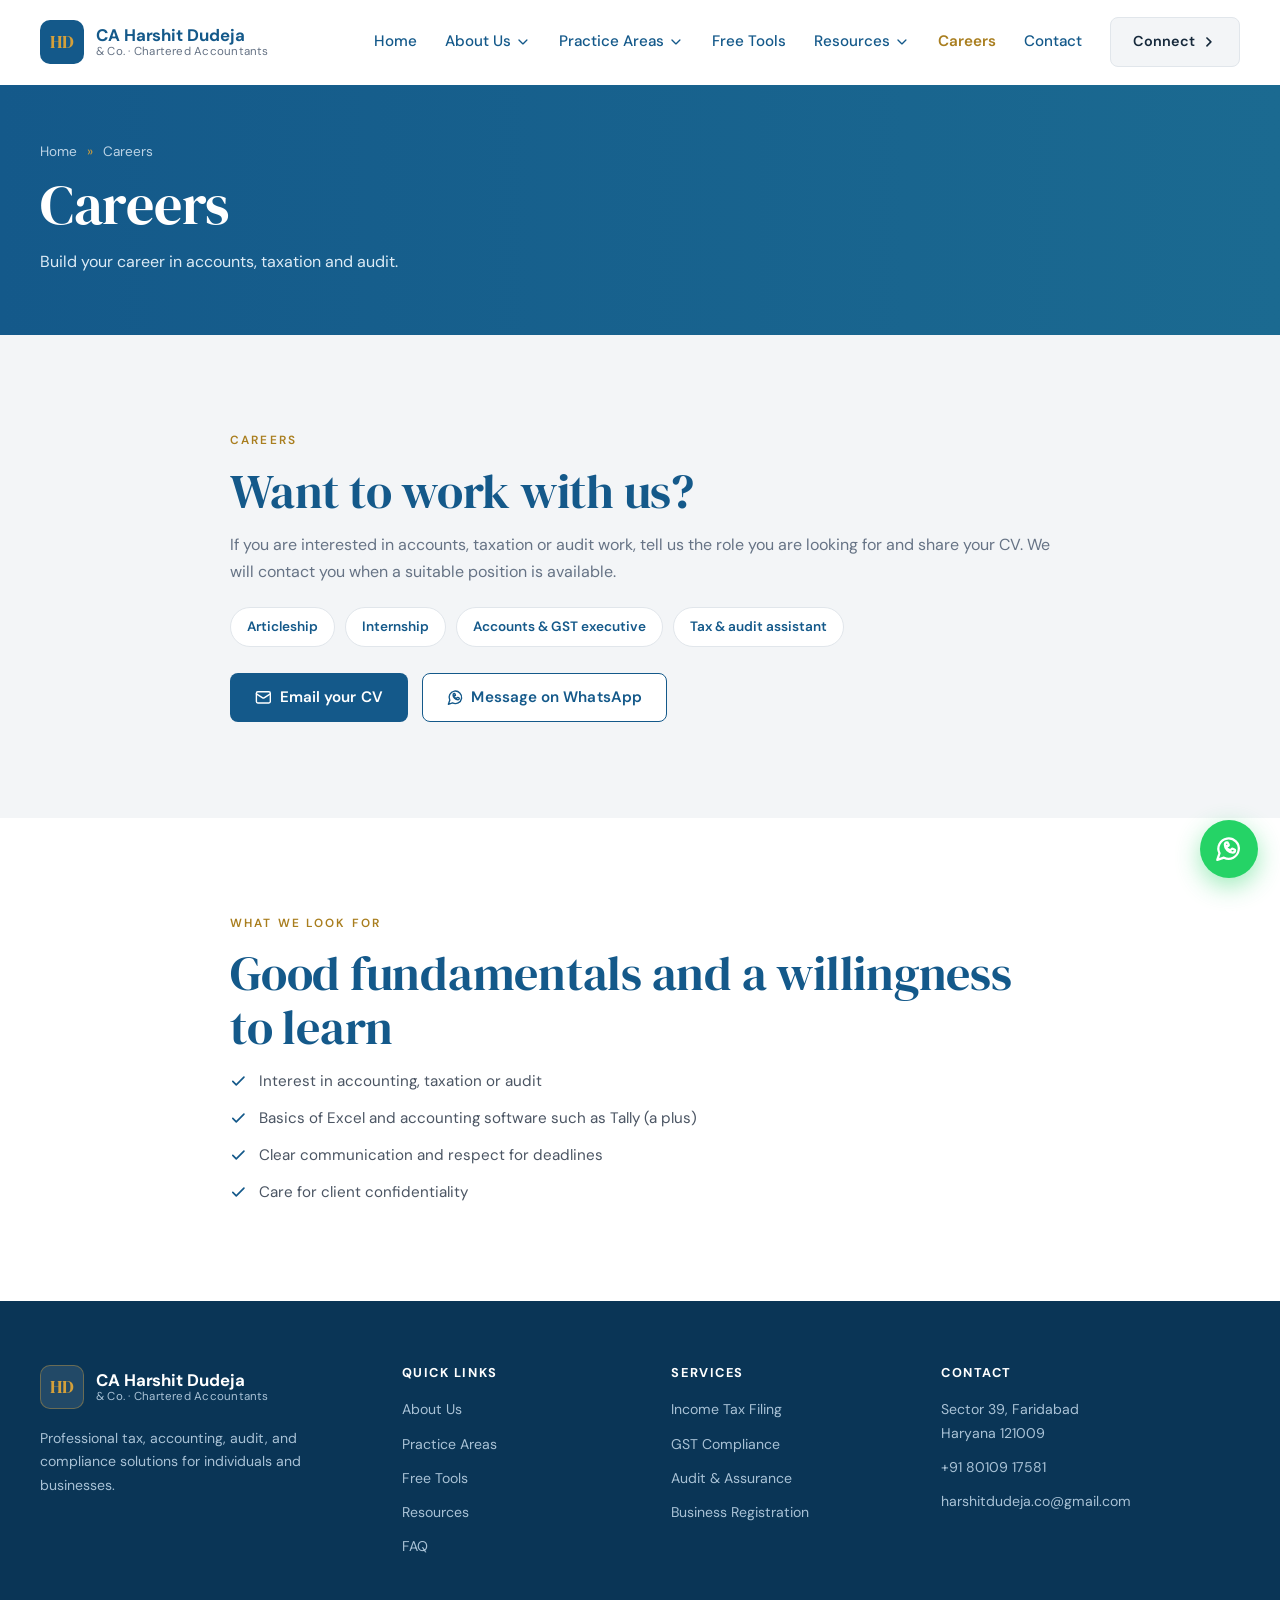
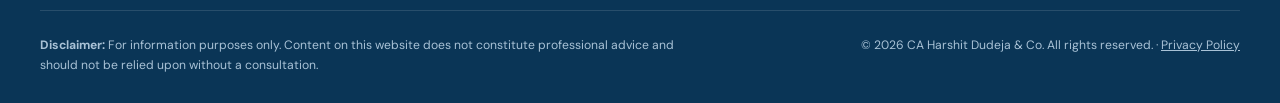
<file: careers.html>
<!DOCTYPE html>
<html lang="en">
<head>
  <meta charset="UTF-8">
  <meta name="viewport" content="width=device-width, initial-scale=1">
  <title>Careers | CA Harshit Dudeja &amp; Co.</title>
  <meta name="description" content="Interested in working with CA Harshit Dudeja &amp; Co.? Share your CV for accounts, tax or audit roles.">
  <meta name="theme-color" content="#14598A">
  <link rel="icon" href="data:image/svg+xml,%3Csvg xmlns='http://www.w3.org/2000/svg' viewBox='0 0 64 64'%3E%3Crect width='64' height='64' rx='14' fill='%2314598A'/%3E%3Ctext x='32' y='41' font-family='Arial' font-weight='700' font-size='26' text-anchor='middle' fill='%23D4A03A'%3EHD%3C/text%3E%3C/svg%3E">
  <link rel="preconnect" href="https://fonts.googleapis.com">
  <link rel="preconnect" href="https://fonts.gstatic.com" crossorigin>
  <link href="https://fonts.googleapis.com/css2?family=DM+Sans:wght@400;500;600;700&family=DM+Serif+Display&display=swap" rel="stylesheet">
  <link rel="stylesheet" href="style.css?v=4">
  <script type="application/ld+json">
  {
    "@context": "https://schema.org",
    "@type": "AccountingService",
    "name": "CA Harshit Dudeja & Co.",
    "telephone": "+918010917581",
    "email": "harshitdudeja.co@gmail.com",
    "address": {
      "@type": "PostalAddress",
      "streetAddress": "Sector 39",
      "addressLocality": "Faridabad",
      "addressRegion": "Haryana",
      "postalCode": "121009",
      "addressCountry": "IN"
    },
    "openingHours": "Mo-Sa 10:00-19:00"
  }
  </script>
</head>
<body>

<!-- Icon sprite -->
<svg width="0" height="0" style="position:absolute" aria-hidden="true">
  <defs>
    <symbol id="i-calc" viewBox="0 0 24 24" fill="none" stroke="currentColor" stroke-width="2" stroke-linecap="round" stroke-linejoin="round"><rect width="16" height="20" x="4" y="2" rx="2"/><path d="M8 6h8M8 11h.01M12 11h.01M16 11h.01M8 15h.01M12 15h.01M16 15h.01M8 19h.01M12 19h.01M16 19h.01"/></symbol>
    <symbol id="i-file" viewBox="0 0 24 24" fill="none" stroke="currentColor" stroke-width="2" stroke-linecap="round" stroke-linejoin="round"><path d="M14 2H6a2 2 0 0 0-2 2v16a2 2 0 0 0 2 2h12a2 2 0 0 0 2-2V8z"/><path d="M14 2v6h6M16 13H8M16 17H8M10 9H8"/></symbol>
    <symbol id="i-shield" viewBox="0 0 24 24" fill="none" stroke="currentColor" stroke-width="2" stroke-linecap="round" stroke-linejoin="round"><path d="M20 13c0 5-3.5 7.5-7.7 8.9a1 1 0 0 1-.6 0C7.5 20.5 4 18 4 13V6a1 1 0 0 1 1-1c2 0 4.5-1.2 6.2-2.7a1.2 1.2 0 0 1 1.6 0C14.5 3.8 17 5 19 5a1 1 0 0 1 1 1z"/><path d="m9 12 2 2 4-4"/></symbol>
    <symbol id="i-building" viewBox="0 0 24 24" fill="none" stroke="currentColor" stroke-width="2" stroke-linecap="round" stroke-linejoin="round"><rect width="16" height="20" x="4" y="2" rx="2"/><path d="M9 22v-4h6v4M8 6h.01M12 6h.01M16 6h.01M8 10h.01M12 10h.01M16 10h.01M8 14h.01M12 14h.01M16 14h.01"/></symbol>
    <symbol id="i-percent" viewBox="0 0 24 24" fill="none" stroke="currentColor" stroke-width="2" stroke-linecap="round" stroke-linejoin="round"><path d="M19 5 5 19"/><circle cx="6.5" cy="6.5" r="2.5"/><circle cx="17.5" cy="17.5" r="2.5"/></symbol>
    <symbol id="i-calendar" viewBox="0 0 24 24" fill="none" stroke="currentColor" stroke-width="2" stroke-linecap="round" stroke-linejoin="round"><path d="M8 2v4M16 2v4"/><rect width="18" height="18" x="3" y="4" rx="2"/><path d="M3 10h18"/></symbol>
    <symbol id="i-phone" viewBox="0 0 24 24" fill="none" stroke="currentColor" stroke-width="2" stroke-linecap="round" stroke-linejoin="round"><path d="M22 16.9v3a2 2 0 0 1-2.2 2 19.8 19.8 0 0 1-8.6-3.1 19.5 19.5 0 0 1-6-6A19.8 19.8 0 0 1 2.1 4.2 2 2 0 0 1 4.1 2h3a2 2 0 0 1 2 1.7c.1 1 .4 1.9.7 2.8a2 2 0 0 1-.5 2.1L8.1 9.9a16 16 0 0 0 6 6l1.3-1.3a2 2 0 0 1 2.1-.4c.9.3 1.8.6 2.8.7a2 2 0 0 1 1.7 2z"/></symbol>
    <symbol id="i-whatsapp" viewBox="0 0 24 24" fill="none" stroke="currentColor" stroke-width="2" stroke-linecap="round" stroke-linejoin="round"><path d="M7.9 20A9 9 0 1 0 4 16.1L2 22z"/><path d="M9.5 9.5c.5 2 2 3.5 4 4l1.2-1.2a.8.8 0 0 1 .9-.2l1.6.7a.8.8 0 0 1 .5.8c-.1 1-.9 1.9-2 1.9-3.6 0-7-3.4-7-7 0-1.1.9-1.9 1.9-2a.8.8 0 0 1 .8.5l.7 1.6a.8.8 0 0 1-.2.9z"/></symbol>
    <symbol id="i-check" viewBox="0 0 24 24" fill="none" stroke="currentColor" stroke-width="2.4" stroke-linecap="round" stroke-linejoin="round"><path d="M20 6 9 17l-5-5"/></symbol>
    <symbol id="i-arrow" viewBox="0 0 24 24" fill="none" stroke="currentColor" stroke-width="2.4" stroke-linecap="round" stroke-linejoin="round"><path d="m9 6 6 6-6 6"/></symbol>
    <symbol id="i-mail" viewBox="0 0 24 24" fill="none" stroke="currentColor" stroke-width="2" stroke-linecap="round" stroke-linejoin="round"><rect width="20" height="16" x="2" y="4" rx="2"/><path d="m22 7-8.97 5.7a1.94 1.94 0 0 1-2.06 0L2 7"/></symbol>
    <symbol id="i-clock" viewBox="0 0 24 24" fill="none" stroke="currentColor" stroke-width="2" stroke-linecap="round" stroke-linejoin="round"><circle cx="12" cy="12" r="10"/><path d="M12 6v6l4 2"/></symbol>
    <symbol id="i-menu" viewBox="0 0 24 24" fill="none" stroke="currentColor" stroke-width="2" stroke-linecap="round" stroke-linejoin="round"><path d="M4 6h16M4 12h16M4 18h16"/></symbol>
    <symbol id="i-x" viewBox="0 0 24 24" fill="none" stroke="currentColor" stroke-width="2" stroke-linecap="round" stroke-linejoin="round"><path d="M18 6 6 18M6 6l12 12"/></symbol>
    <symbol id="i-chevron" viewBox="0 0 24 24" fill="none" stroke="currentColor" stroke-width="2" stroke-linecap="round" stroke-linejoin="round"><path d="m6 9 6 6 6-6"/></symbol>
    <symbol id="i-up" viewBox="0 0 24 24" fill="none" stroke="currentColor" stroke-width="2.4" stroke-linecap="round" stroke-linejoin="round"><path d="m18 15-6-6-6 6"/></symbol>
  </defs>
</svg>

<a class="skip-link" href="#main">Skip to content</a>

<!-- ============ HEADER ============ -->
<header class="site-header" id="top">
  <div class="container header-inner">
    <a class="brand" href="index.html" aria-label="CA Harshit Dudeja &amp; Co. home">
      <span class="brand-mark">HD</span>
      <span class="brand-text"><strong>CA Harshit Dudeja</strong><small>&amp; Co. · Chartered Accountants</small></span>
    </a>

    <nav class="nav" id="nav" aria-label="Main navigation">
      <ul class="menu">
        <li><a href="index.html">Home</a></li>
        <li class="has-sub">
          <button class="sub-toggle" type="button" aria-expanded="false">About Us <svg class="i"><use href="#i-chevron"/></svg></button>
          <ul class="sub">
            <li><a href="index.html#about">About the firm</a></li>
            <li><a href="index.html#why">Why choose us</a></li>
            <li><a href="index.html#office">Office &amp; location</a></li>
            <li id="navGallery" hidden><a href="index.html#gallery">Gallery</a></li>
          </ul>
        </li>
        <li class="has-sub">
          <button class="sub-toggle" type="button" aria-expanded="false">Practice Areas <svg class="i"><use href="#i-chevron"/></svg></button>
          <ul class="sub">
            <li><a href="services.html#accounting">Accounting &amp; Bookkeeping</a></li>
            <li><a href="services.html#gst">GST Compliance</a></li>
            <li><a href="services.html#income-tax">Income Tax Filing</a></li>
            <li><a href="services.html#audit">Audit &amp; Assurance</a></li>
            <li><a href="services.html#company">Company / LLP Registration</a></li>
            <li><a href="services.html#tax-planning">Tax Planning &amp; Advisory</a></li>
            <li><a href="services.html#sectors">Who we help</a></li>
          </ul>
        </li>
        <li><a href="tools.html">Free Tools</a></li>
        <li class="has-sub">
          <button class="sub-toggle" type="button" aria-expanded="false">Resources <svg class="i"><use href="#i-chevron"/></svg></button>
          <ul class="sub">
            <li><a href="resources.html">Compliance calendar</a></li>
            <li><a href="resources.html#checklist">Document checklist</a></li>
            <li><a href="insights.html">Insights</a></li>
            <li><a href="resources.html#faq">FAQ</a></li>
          </ul>
        </li>
        <li><a href="careers.html">Careers</a></li>
        <li><a href="index.html#contact">Contact</a></li>
        <li class="menu-cta"><a class="btn-connect" href="index.html#contact">Connect <svg class="i"><use href="#i-arrow"/></svg></a></li>
      </ul>
    </nav>

    <button class="menu-toggle" id="menuToggle" aria-label="Open menu" aria-expanded="false" aria-controls="nav">
      <svg class="i"><use href="#i-menu"/></svg>
    </button>
  </div>
</header>

<main id="main">
<section class="page-hero"><div class="container">
  <p class="crumb"><a href="index.html">Home</a> <span>»</span> Careers</p>
  <h1>Careers</h1><p>Build your career in accounts, taxation and audit.</p>
</div></section>

<section class="section section-soft" id="careers">
  <div class="container careers-box">
    <div>
      <p class="eyebrow">Careers</p>
      <h2>Want to work with us?</h2>
      <p class="muted">If you are interested in accounts, taxation or audit work, tell us the role you are looking for and share your CV. We will contact you when a suitable position is available.</p>
      <div class="chips"><span>Articleship</span><span>Internship</span><span>Accounts &amp; GST executive</span><span>Tax &amp; audit assistant</span></div>
      <div class="hero-actions">
        <a class="btn btn-blue" href="mailto:harshitdudeja.co@gmail.com?subject=Career%20enquiry%20-%20CA%20Harshit%20Dudeja%20%26%20Co.&amp;body=Name%3A%0ARole%20interested%20in%3A%0AQualification%3A%0A(Please%20attach%20your%20CV)"><svg class="i"><use href="#i-mail"/></svg> Email your CV</a>
        <a class="btn btn-outline" href="https://wa.me/918010917581" data-wa="Hello, I am interested in working with CA Harshit Dudeja & Co. Role: " target="_blank" rel="noopener"><svg class="i"><use href="#i-whatsapp"/></svg> Message on WhatsApp</a>
      </div>
    </div>
  </div>
</section>

<section class="section" id="expect"><div class="container careers-box">
    <p class="eyebrow">What we look for</p><h2>Good fundamentals and a willingness to learn</h2>
    <ul class="check-list dark">
      <li><svg class="i"><use href="#i-check"/></svg> Interest in accounting, taxation or audit</li>
      <li><svg class="i"><use href="#i-check"/></svg> Basics of Excel and accounting software such as Tally (a plus)</li>
      <li><svg class="i"><use href="#i-check"/></svg> Clear communication and respect for deadlines</li>
      <li><svg class="i"><use href="#i-check"/></svg> Care for client confidentiality</li>
    </ul>
</div></section>
</main>

<!-- ============ FOOTER ============ -->
<footer class="site-footer">
  <div class="container footer-grid">
    <div>
      <a class="brand brand-light" href="#top">
        <span class="brand-mark">HD</span>
        <span class="brand-text"><strong>CA Harshit Dudeja</strong><small>&amp; Co. · Chartered Accountants</small></span>
      </a>
      <p class="footer-about">Professional tax, accounting, audit, and compliance solutions for individuals and businesses.</p>
    </div>
    <div>
      <h4>Quick Links</h4>
      <a href="index.html#about">About Us</a>
      <a href="services.html">Practice Areas</a>
      <a href="tools.html">Free Tools</a>
      <a href="resources.html">Resources</a>
      <a href="resources.html#faq">FAQ</a>
    </div>
    <div>
      <h4>Services</h4>
      <a href="services.html">Income Tax Filing</a>
      <a href="services.html">GST Compliance</a>
      <a href="services.html">Audit &amp; Assurance</a>
      <a href="services.html">Business Registration</a>
    </div>
    <div>
      <h4>Contact</h4>
      <span>Sector 39, Faridabad<br>Haryana 121009</span>
      <a href="tel:+918010917581">+91 80109 17581</a>
      <a href="mailto:harshitdudeja.co@gmail.com">harshitdudeja.co@gmail.com</a>
    </div>
  </div>
  <div class="container footer-bottom">
    <p><strong>Disclaimer:</strong> For information purposes only. Content on this website does not constitute professional advice and should not be relied upon without a consultation.</p>
    <p>© <span id="year">2026</span> CA Harshit Dudeja &amp; Co. All rights reserved. · <a class="text-btn" href="privacy.html">Privacy Policy</a></p>
  </div>
</footer>

<!-- Floating buttons -->
<a class="wa-float" id="waFloat" href="https://wa.me/918010917581" data-wa="Hello CA Harshit Dudeja & Co., I need some help." target="_blank" rel="noopener" aria-label="Chat with us on WhatsApp">
  <svg class="i"><use href="#i-whatsapp"/></svg>
  <span class="wa-tip">Chat with us</span>
</a>
<button class="to-top" id="toTop" aria-label="Back to top" hidden><svg class="i"><use href="#i-up"/></svg></button>

<!-- Mobile sticky bar -->
<div class="mobile-bar">
  <a class="btn btn-outline" href="tel:+918010917581"><svg class="i"><use href="#i-phone"/></svg> Call</a>
  <a class="btn btn-wa" href="https://wa.me/918010917581" data-wa="Hello CA Harshit Dudeja & Co., I need some help." target="_blank" rel="noopener"><svg class="i"><use href="#i-whatsapp"/></svg> WhatsApp</a>
</div>

<!-- Article / policy modal -->
<dialog class="modal" id="modal" aria-labelledby="modalTitle">
  <div class="modal-inner">
    <button class="modal-close" id="modalClose" aria-label="Close"><svg class="i"><use href="#i-x"/></svg></button>
    <h3 id="modalTitle"></h3>
    <div id="modalBody"></div>
    <a class="btn btn-wa" id="modalWa" href="https://wa.me/918010917581" target="_blank" rel="noopener"><svg class="i"><use href="#i-whatsapp"/></svg> Ask us about this</a>
  </div>
</dialog>

<script src="script.js?v=4"></script>
</body>
</html>
</file>
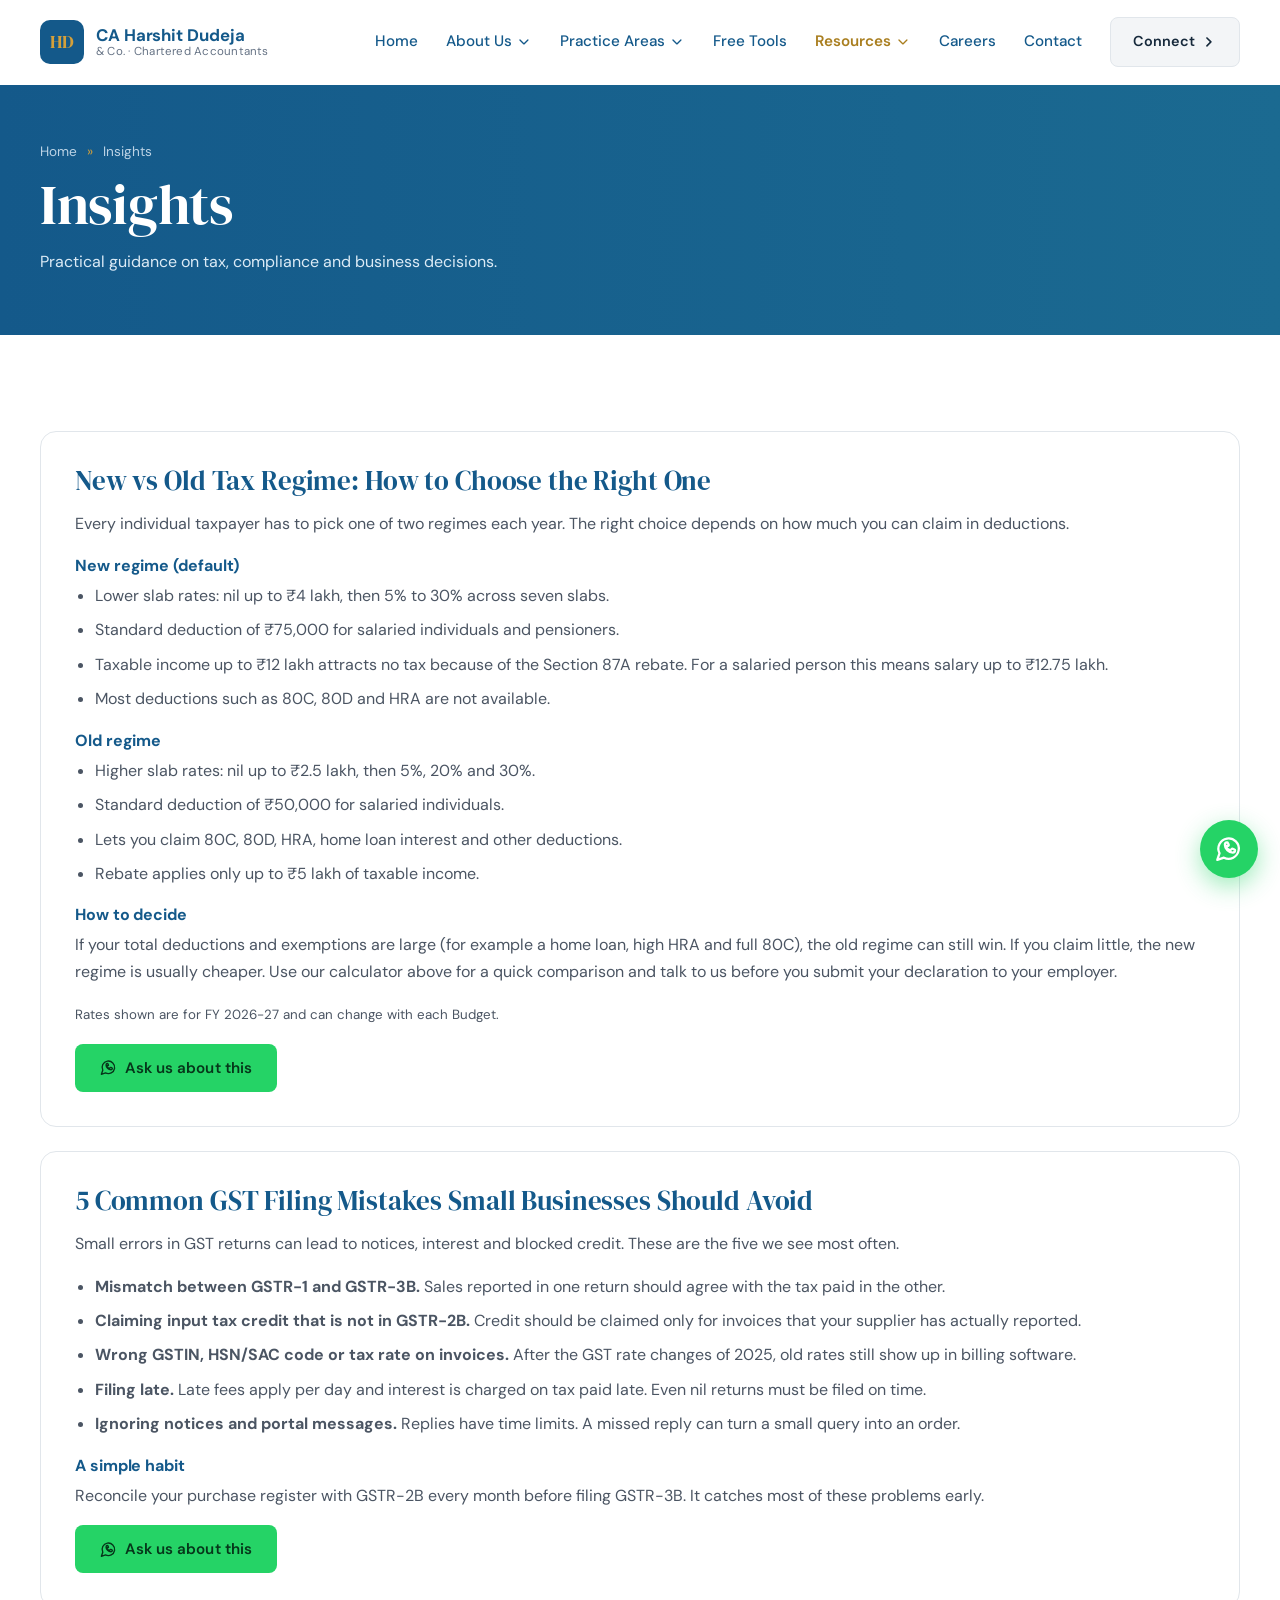
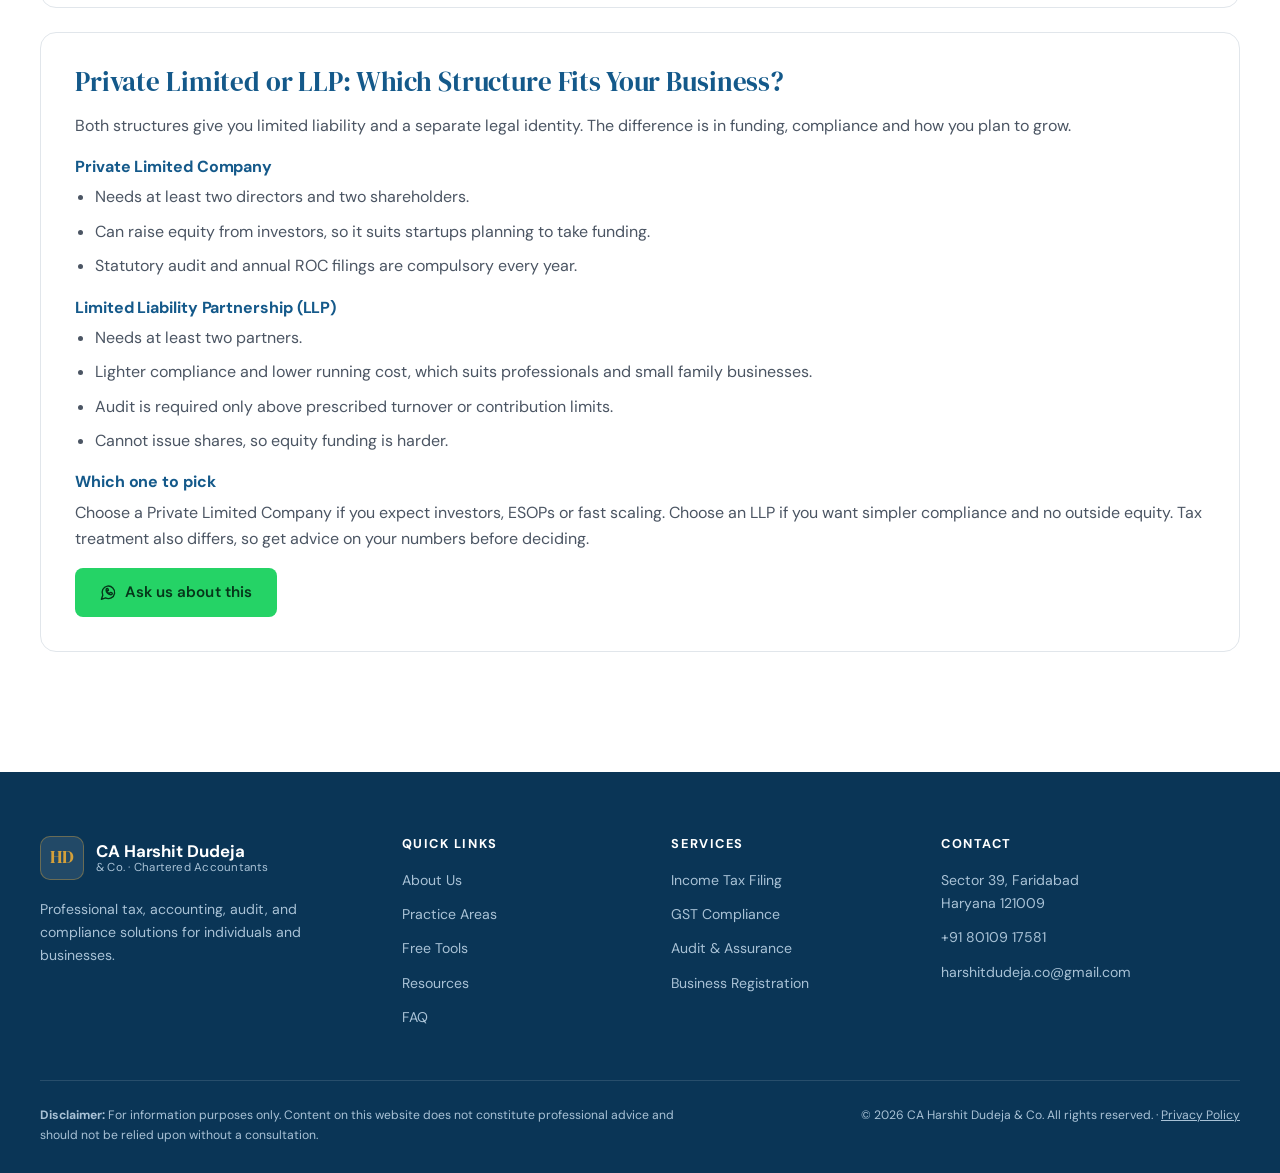
<file: insights.html>
<!DOCTYPE html>
<html lang="en">
<head>
  <meta charset="UTF-8">
  <meta name="viewport" content="width=device-width, initial-scale=1">
  <title>Insights | CA Harshit Dudeja &amp; Co.</title>
  <meta name="description" content="Plain-language articles on income tax regimes, GST filing mistakes and company structure.">
  <meta name="theme-color" content="#14598A">
  <link rel="icon" href="data:image/svg+xml,%3Csvg xmlns='http://www.w3.org/2000/svg' viewBox='0 0 64 64'%3E%3Crect width='64' height='64' rx='14' fill='%2314598A'/%3E%3Ctext x='32' y='41' font-family='Arial' font-weight='700' font-size='26' text-anchor='middle' fill='%23D4A03A'%3EHD%3C/text%3E%3C/svg%3E">
  <link rel="preconnect" href="https://fonts.googleapis.com">
  <link rel="preconnect" href="https://fonts.gstatic.com" crossorigin>
  <link href="https://fonts.googleapis.com/css2?family=DM+Sans:wght@400;500;600;700&family=DM+Serif+Display&display=swap" rel="stylesheet">
  <link rel="stylesheet" href="style.css?v=4">
  <script type="application/ld+json">
  {
    "@context": "https://schema.org",
    "@type": "AccountingService",
    "name": "CA Harshit Dudeja & Co.",
    "telephone": "+918010917581",
    "email": "harshitdudeja.co@gmail.com",
    "address": {
      "@type": "PostalAddress",
      "streetAddress": "Sector 39",
      "addressLocality": "Faridabad",
      "addressRegion": "Haryana",
      "postalCode": "121009",
      "addressCountry": "IN"
    },
    "openingHours": "Mo-Sa 10:00-19:00"
  }
  </script>
</head>
<body>

<!-- Icon sprite -->
<svg width="0" height="0" style="position:absolute" aria-hidden="true">
  <defs>
    <symbol id="i-calc" viewBox="0 0 24 24" fill="none" stroke="currentColor" stroke-width="2" stroke-linecap="round" stroke-linejoin="round"><rect width="16" height="20" x="4" y="2" rx="2"/><path d="M8 6h8M8 11h.01M12 11h.01M16 11h.01M8 15h.01M12 15h.01M16 15h.01M8 19h.01M12 19h.01M16 19h.01"/></symbol>
    <symbol id="i-file" viewBox="0 0 24 24" fill="none" stroke="currentColor" stroke-width="2" stroke-linecap="round" stroke-linejoin="round"><path d="M14 2H6a2 2 0 0 0-2 2v16a2 2 0 0 0 2 2h12a2 2 0 0 0 2-2V8z"/><path d="M14 2v6h6M16 13H8M16 17H8M10 9H8"/></symbol>
    <symbol id="i-shield" viewBox="0 0 24 24" fill="none" stroke="currentColor" stroke-width="2" stroke-linecap="round" stroke-linejoin="round"><path d="M20 13c0 5-3.5 7.5-7.7 8.9a1 1 0 0 1-.6 0C7.5 20.5 4 18 4 13V6a1 1 0 0 1 1-1c2 0 4.5-1.2 6.2-2.7a1.2 1.2 0 0 1 1.6 0C14.5 3.8 17 5 19 5a1 1 0 0 1 1 1z"/><path d="m9 12 2 2 4-4"/></symbol>
    <symbol id="i-building" viewBox="0 0 24 24" fill="none" stroke="currentColor" stroke-width="2" stroke-linecap="round" stroke-linejoin="round"><rect width="16" height="20" x="4" y="2" rx="2"/><path d="M9 22v-4h6v4M8 6h.01M12 6h.01M16 6h.01M8 10h.01M12 10h.01M16 10h.01M8 14h.01M12 14h.01M16 14h.01"/></symbol>
    <symbol id="i-percent" viewBox="0 0 24 24" fill="none" stroke="currentColor" stroke-width="2" stroke-linecap="round" stroke-linejoin="round"><path d="M19 5 5 19"/><circle cx="6.5" cy="6.5" r="2.5"/><circle cx="17.5" cy="17.5" r="2.5"/></symbol>
    <symbol id="i-calendar" viewBox="0 0 24 24" fill="none" stroke="currentColor" stroke-width="2" stroke-linecap="round" stroke-linejoin="round"><path d="M8 2v4M16 2v4"/><rect width="18" height="18" x="3" y="4" rx="2"/><path d="M3 10h18"/></symbol>
    <symbol id="i-phone" viewBox="0 0 24 24" fill="none" stroke="currentColor" stroke-width="2" stroke-linecap="round" stroke-linejoin="round"><path d="M22 16.9v3a2 2 0 0 1-2.2 2 19.8 19.8 0 0 1-8.6-3.1 19.5 19.5 0 0 1-6-6A19.8 19.8 0 0 1 2.1 4.2 2 2 0 0 1 4.1 2h3a2 2 0 0 1 2 1.7c.1 1 .4 1.9.7 2.8a2 2 0 0 1-.5 2.1L8.1 9.9a16 16 0 0 0 6 6l1.3-1.3a2 2 0 0 1 2.1-.4c.9.3 1.8.6 2.8.7a2 2 0 0 1 1.7 2z"/></symbol>
    <symbol id="i-whatsapp" viewBox="0 0 24 24" fill="none" stroke="currentColor" stroke-width="2" stroke-linecap="round" stroke-linejoin="round"><path d="M7.9 20A9 9 0 1 0 4 16.1L2 22z"/><path d="M9.5 9.5c.5 2 2 3.5 4 4l1.2-1.2a.8.8 0 0 1 .9-.2l1.6.7a.8.8 0 0 1 .5.8c-.1 1-.9 1.9-2 1.9-3.6 0-7-3.4-7-7 0-1.1.9-1.9 1.9-2a.8.8 0 0 1 .8.5l.7 1.6a.8.8 0 0 1-.2.9z"/></symbol>
    <symbol id="i-check" viewBox="0 0 24 24" fill="none" stroke="currentColor" stroke-width="2.4" stroke-linecap="round" stroke-linejoin="round"><path d="M20 6 9 17l-5-5"/></symbol>
    <symbol id="i-arrow" viewBox="0 0 24 24" fill="none" stroke="currentColor" stroke-width="2.4" stroke-linecap="round" stroke-linejoin="round"><path d="m9 6 6 6-6 6"/></symbol>
    <symbol id="i-mail" viewBox="0 0 24 24" fill="none" stroke="currentColor" stroke-width="2" stroke-linecap="round" stroke-linejoin="round"><rect width="20" height="16" x="2" y="4" rx="2"/><path d="m22 7-8.97 5.7a1.94 1.94 0 0 1-2.06 0L2 7"/></symbol>
    <symbol id="i-clock" viewBox="0 0 24 24" fill="none" stroke="currentColor" stroke-width="2" stroke-linecap="round" stroke-linejoin="round"><circle cx="12" cy="12" r="10"/><path d="M12 6v6l4 2"/></symbol>
    <symbol id="i-menu" viewBox="0 0 24 24" fill="none" stroke="currentColor" stroke-width="2" stroke-linecap="round" stroke-linejoin="round"><path d="M4 6h16M4 12h16M4 18h16"/></symbol>
    <symbol id="i-x" viewBox="0 0 24 24" fill="none" stroke="currentColor" stroke-width="2" stroke-linecap="round" stroke-linejoin="round"><path d="M18 6 6 18M6 6l12 12"/></symbol>
    <symbol id="i-chevron" viewBox="0 0 24 24" fill="none" stroke="currentColor" stroke-width="2" stroke-linecap="round" stroke-linejoin="round"><path d="m6 9 6 6 6-6"/></symbol>
    <symbol id="i-up" viewBox="0 0 24 24" fill="none" stroke="currentColor" stroke-width="2.4" stroke-linecap="round" stroke-linejoin="round"><path d="m18 15-6-6-6 6"/></symbol>
  </defs>
</svg>

<a class="skip-link" href="#main">Skip to content</a>

<!-- ============ HEADER ============ -->
<header class="site-header" id="top">
  <div class="container header-inner">
    <a class="brand" href="index.html" aria-label="CA Harshit Dudeja &amp; Co. home">
      <span class="brand-mark">HD</span>
      <span class="brand-text"><strong>CA Harshit Dudeja</strong><small>&amp; Co. · Chartered Accountants</small></span>
    </a>

    <nav class="nav" id="nav" aria-label="Main navigation">
      <ul class="menu">
        <li><a href="index.html">Home</a></li>
        <li class="has-sub">
          <button class="sub-toggle" type="button" aria-expanded="false">About Us <svg class="i"><use href="#i-chevron"/></svg></button>
          <ul class="sub">
            <li><a href="index.html#about">About the firm</a></li>
            <li><a href="index.html#why">Why choose us</a></li>
            <li><a href="index.html#office">Office &amp; location</a></li>
            <li id="navGallery" hidden><a href="index.html#gallery">Gallery</a></li>
          </ul>
        </li>
        <li class="has-sub">
          <button class="sub-toggle" type="button" aria-expanded="false">Practice Areas <svg class="i"><use href="#i-chevron"/></svg></button>
          <ul class="sub">
            <li><a href="services.html#accounting">Accounting &amp; Bookkeeping</a></li>
            <li><a href="services.html#gst">GST Compliance</a></li>
            <li><a href="services.html#income-tax">Income Tax Filing</a></li>
            <li><a href="services.html#audit">Audit &amp; Assurance</a></li>
            <li><a href="services.html#company">Company / LLP Registration</a></li>
            <li><a href="services.html#tax-planning">Tax Planning &amp; Advisory</a></li>
            <li><a href="services.html#sectors">Who we help</a></li>
          </ul>
        </li>
        <li><a href="tools.html">Free Tools</a></li>
        <li class="has-sub">
          <button class="sub-toggle" type="button" aria-expanded="false">Resources <svg class="i"><use href="#i-chevron"/></svg></button>
          <ul class="sub">
            <li><a href="resources.html">Compliance calendar</a></li>
            <li><a href="resources.html#checklist">Document checklist</a></li>
            <li><a href="insights.html">Insights</a></li>
            <li><a href="resources.html#faq">FAQ</a></li>
          </ul>
        </li>
        <li><a href="careers.html">Careers</a></li>
        <li><a href="index.html#contact">Contact</a></li>
        <li class="menu-cta"><a class="btn-connect" href="index.html#contact">Connect <svg class="i"><use href="#i-arrow"/></svg></a></li>
      </ul>
    </nav>

    <button class="menu-toggle" id="menuToggle" aria-label="Open menu" aria-expanded="false" aria-controls="nav">
      <svg class="i"><use href="#i-menu"/></svg>
    </button>
  </div>
</header>

<main id="main">
<section class="page-hero"><div class="container">
  <p class="crumb"><a href="index.html">Home</a> <span>»</span> Insights</p>
  <h1>Insights</h1><p>Practical guidance on tax, compliance and business decisions.</p>
</div></section>
<section class="section"><div class="container"><div id="articleList"></div></div></section>
</main>

<!-- ============ FOOTER ============ -->
<footer class="site-footer">
  <div class="container footer-grid">
    <div>
      <a class="brand brand-light" href="#top">
        <span class="brand-mark">HD</span>
        <span class="brand-text"><strong>CA Harshit Dudeja</strong><small>&amp; Co. · Chartered Accountants</small></span>
      </a>
      <p class="footer-about">Professional tax, accounting, audit, and compliance solutions for individuals and businesses.</p>
    </div>
    <div>
      <h4>Quick Links</h4>
      <a href="index.html#about">About Us</a>
      <a href="services.html">Practice Areas</a>
      <a href="tools.html">Free Tools</a>
      <a href="resources.html">Resources</a>
      <a href="resources.html#faq">FAQ</a>
    </div>
    <div>
      <h4>Services</h4>
      <a href="services.html">Income Tax Filing</a>
      <a href="services.html">GST Compliance</a>
      <a href="services.html">Audit &amp; Assurance</a>
      <a href="services.html">Business Registration</a>
    </div>
    <div>
      <h4>Contact</h4>
      <span>Sector 39, Faridabad<br>Haryana 121009</span>
      <a href="tel:+918010917581">+91 80109 17581</a>
      <a href="mailto:harshitdudeja.co@gmail.com">harshitdudeja.co@gmail.com</a>
    </div>
  </div>
  <div class="container footer-bottom">
    <p><strong>Disclaimer:</strong> For information purposes only. Content on this website does not constitute professional advice and should not be relied upon without a consultation.</p>
    <p>© <span id="year">2026</span> CA Harshit Dudeja &amp; Co. All rights reserved. · <a class="text-btn" href="privacy.html">Privacy Policy</a></p>
  </div>
</footer>

<!-- Floating buttons -->
<a class="wa-float" id="waFloat" href="https://wa.me/918010917581" data-wa="Hello CA Harshit Dudeja & Co., I need some help." target="_blank" rel="noopener" aria-label="Chat with us on WhatsApp">
  <svg class="i"><use href="#i-whatsapp"/></svg>
  <span class="wa-tip">Chat with us</span>
</a>
<button class="to-top" id="toTop" aria-label="Back to top" hidden><svg class="i"><use href="#i-up"/></svg></button>

<!-- Mobile sticky bar -->
<div class="mobile-bar">
  <a class="btn btn-outline" href="tel:+918010917581"><svg class="i"><use href="#i-phone"/></svg> Call</a>
  <a class="btn btn-wa" href="https://wa.me/918010917581" data-wa="Hello CA Harshit Dudeja & Co., I need some help." target="_blank" rel="noopener"><svg class="i"><use href="#i-whatsapp"/></svg> WhatsApp</a>
</div>

<!-- Article / policy modal -->
<dialog class="modal" id="modal" aria-labelledby="modalTitle">
  <div class="modal-inner">
    <button class="modal-close" id="modalClose" aria-label="Close"><svg class="i"><use href="#i-x"/></svg></button>
    <h3 id="modalTitle"></h3>
    <div id="modalBody"></div>
    <a class="btn btn-wa" id="modalWa" href="https://wa.me/918010917581" target="_blank" rel="noopener"><svg class="i"><use href="#i-whatsapp"/></svg> Ask us about this</a>
  </div>
</dialog>

<script src="script.js?v=4"></script>
</body>
</html>
</file>
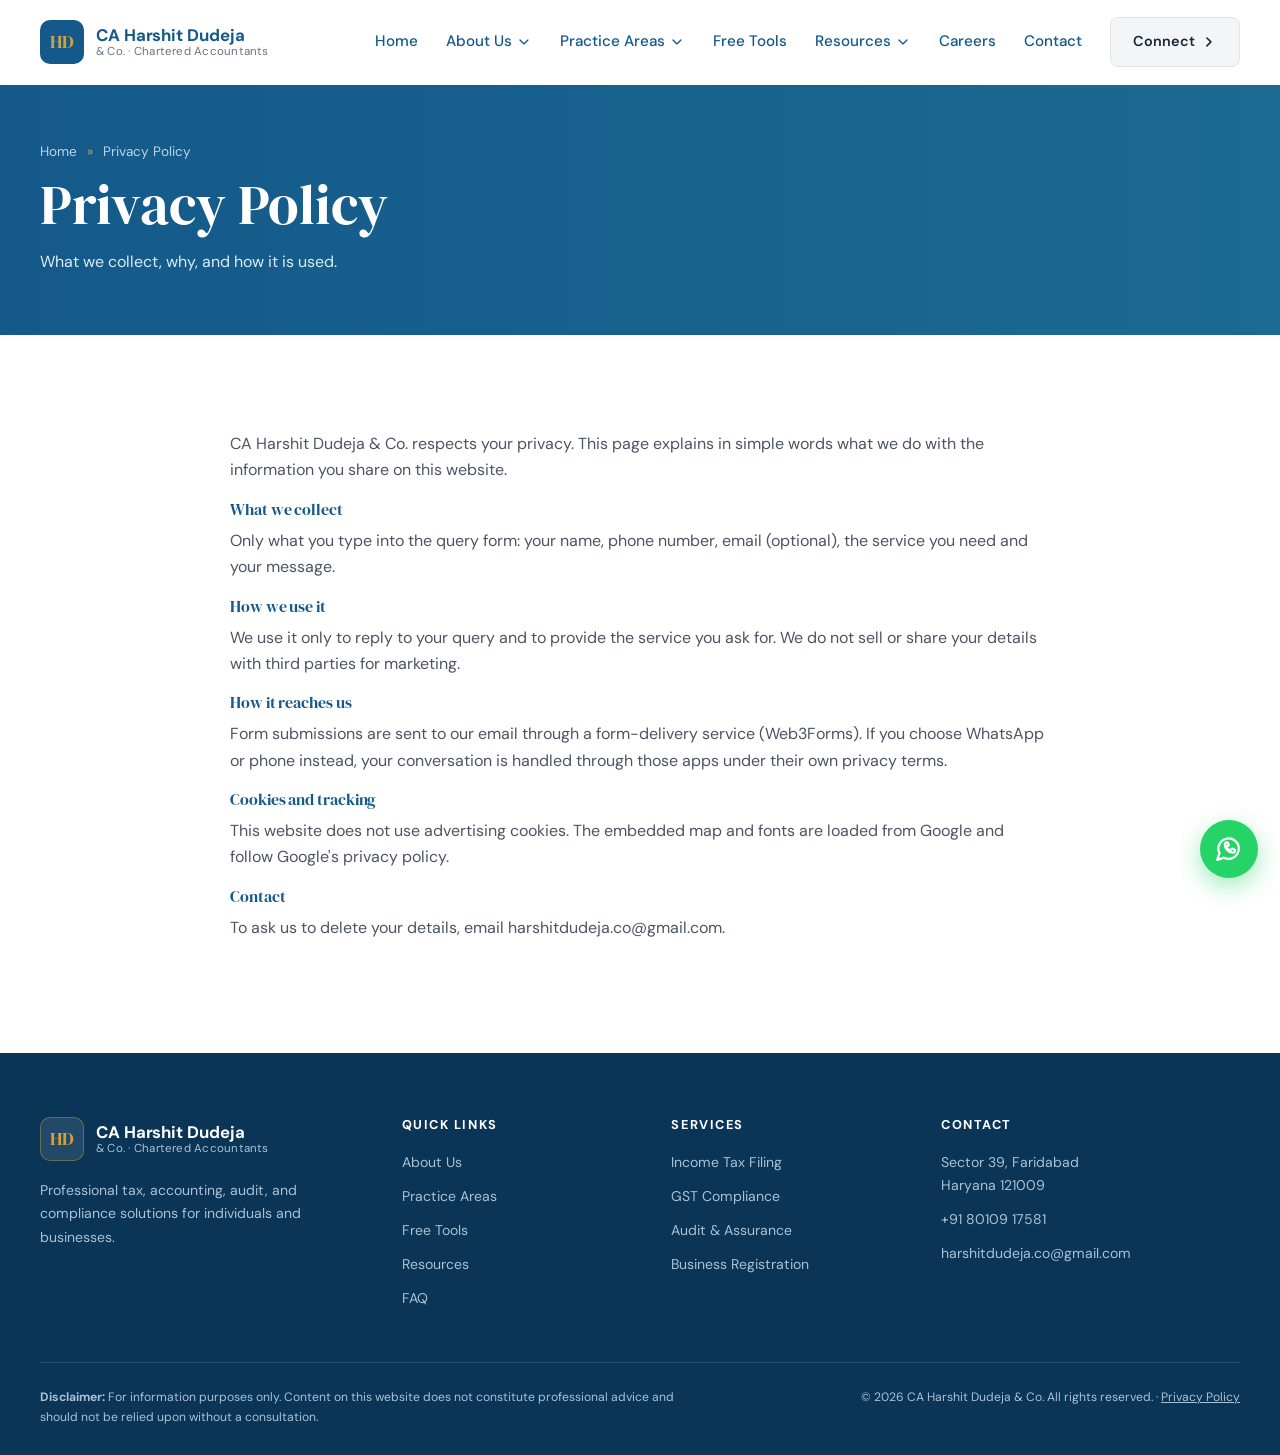
<file: privacy.html>
<!DOCTYPE html>
<html lang="en">
<head>
  <meta charset="UTF-8">
  <meta name="viewport" content="width=device-width, initial-scale=1">
  <title>Privacy Policy | CA Harshit Dudeja &amp; Co.</title>
  <meta name="description" content="How CA Harshit Dudeja &amp; Co. uses the information you share on this website.">
  <meta name="theme-color" content="#14598A">
  <link rel="icon" href="data:image/svg+xml,%3Csvg xmlns='http://www.w3.org/2000/svg' viewBox='0 0 64 64'%3E%3Crect width='64' height='64' rx='14' fill='%2314598A'/%3E%3Ctext x='32' y='41' font-family='Arial' font-weight='700' font-size='26' text-anchor='middle' fill='%23D4A03A'%3EHD%3C/text%3E%3C/svg%3E">
  <link rel="preconnect" href="https://fonts.googleapis.com">
  <link rel="preconnect" href="https://fonts.gstatic.com" crossorigin>
  <link href="https://fonts.googleapis.com/css2?family=DM+Sans:wght@400;500;600;700&family=DM+Serif+Display&display=swap" rel="stylesheet">
  <link rel="stylesheet" href="style.css?v=4">
  <script type="application/ld+json">
  {
    "@context": "https://schema.org",
    "@type": "AccountingService",
    "name": "CA Harshit Dudeja & Co.",
    "telephone": "+918010917581",
    "email": "harshitdudeja.co@gmail.com",
    "address": {
      "@type": "PostalAddress",
      "streetAddress": "Sector 39",
      "addressLocality": "Faridabad",
      "addressRegion": "Haryana",
      "postalCode": "121009",
      "addressCountry": "IN"
    },
    "openingHours": "Mo-Sa 10:00-19:00"
  }
  </script>
</head>
<body>

<!-- Icon sprite -->
<svg width="0" height="0" style="position:absolute" aria-hidden="true">
  <defs>
    <symbol id="i-calc" viewBox="0 0 24 24" fill="none" stroke="currentColor" stroke-width="2" stroke-linecap="round" stroke-linejoin="round"><rect width="16" height="20" x="4" y="2" rx="2"/><path d="M8 6h8M8 11h.01M12 11h.01M16 11h.01M8 15h.01M12 15h.01M16 15h.01M8 19h.01M12 19h.01M16 19h.01"/></symbol>
    <symbol id="i-file" viewBox="0 0 24 24" fill="none" stroke="currentColor" stroke-width="2" stroke-linecap="round" stroke-linejoin="round"><path d="M14 2H6a2 2 0 0 0-2 2v16a2 2 0 0 0 2 2h12a2 2 0 0 0 2-2V8z"/><path d="M14 2v6h6M16 13H8M16 17H8M10 9H8"/></symbol>
    <symbol id="i-shield" viewBox="0 0 24 24" fill="none" stroke="currentColor" stroke-width="2" stroke-linecap="round" stroke-linejoin="round"><path d="M20 13c0 5-3.5 7.5-7.7 8.9a1 1 0 0 1-.6 0C7.5 20.5 4 18 4 13V6a1 1 0 0 1 1-1c2 0 4.5-1.2 6.2-2.7a1.2 1.2 0 0 1 1.6 0C14.5 3.8 17 5 19 5a1 1 0 0 1 1 1z"/><path d="m9 12 2 2 4-4"/></symbol>
    <symbol id="i-building" viewBox="0 0 24 24" fill="none" stroke="currentColor" stroke-width="2" stroke-linecap="round" stroke-linejoin="round"><rect width="16" height="20" x="4" y="2" rx="2"/><path d="M9 22v-4h6v4M8 6h.01M12 6h.01M16 6h.01M8 10h.01M12 10h.01M16 10h.01M8 14h.01M12 14h.01M16 14h.01"/></symbol>
    <symbol id="i-percent" viewBox="0 0 24 24" fill="none" stroke="currentColor" stroke-width="2" stroke-linecap="round" stroke-linejoin="round"><path d="M19 5 5 19"/><circle cx="6.5" cy="6.5" r="2.5"/><circle cx="17.5" cy="17.5" r="2.5"/></symbol>
    <symbol id="i-calendar" viewBox="0 0 24 24" fill="none" stroke="currentColor" stroke-width="2" stroke-linecap="round" stroke-linejoin="round"><path d="M8 2v4M16 2v4"/><rect width="18" height="18" x="3" y="4" rx="2"/><path d="M3 10h18"/></symbol>
    <symbol id="i-phone" viewBox="0 0 24 24" fill="none" stroke="currentColor" stroke-width="2" stroke-linecap="round" stroke-linejoin="round"><path d="M22 16.9v3a2 2 0 0 1-2.2 2 19.8 19.8 0 0 1-8.6-3.1 19.5 19.5 0 0 1-6-6A19.8 19.8 0 0 1 2.1 4.2 2 2 0 0 1 4.1 2h3a2 2 0 0 1 2 1.7c.1 1 .4 1.9.7 2.8a2 2 0 0 1-.5 2.1L8.1 9.9a16 16 0 0 0 6 6l1.3-1.3a2 2 0 0 1 2.1-.4c.9.3 1.8.6 2.8.7a2 2 0 0 1 1.7 2z"/></symbol>
    <symbol id="i-whatsapp" viewBox="0 0 24 24" fill="none" stroke="currentColor" stroke-width="2" stroke-linecap="round" stroke-linejoin="round"><path d="M7.9 20A9 9 0 1 0 4 16.1L2 22z"/><path d="M9.5 9.5c.5 2 2 3.5 4 4l1.2-1.2a.8.8 0 0 1 .9-.2l1.6.7a.8.8 0 0 1 .5.8c-.1 1-.9 1.9-2 1.9-3.6 0-7-3.4-7-7 0-1.1.9-1.9 1.9-2a.8.8 0 0 1 .8.5l.7 1.6a.8.8 0 0 1-.2.9z"/></symbol>
    <symbol id="i-check" viewBox="0 0 24 24" fill="none" stroke="currentColor" stroke-width="2.4" stroke-linecap="round" stroke-linejoin="round"><path d="M20 6 9 17l-5-5"/></symbol>
    <symbol id="i-arrow" viewBox="0 0 24 24" fill="none" stroke="currentColor" stroke-width="2.4" stroke-linecap="round" stroke-linejoin="round"><path d="m9 6 6 6-6 6"/></symbol>
    <symbol id="i-mail" viewBox="0 0 24 24" fill="none" stroke="currentColor" stroke-width="2" stroke-linecap="round" stroke-linejoin="round"><rect width="20" height="16" x="2" y="4" rx="2"/><path d="m22 7-8.97 5.7a1.94 1.94 0 0 1-2.06 0L2 7"/></symbol>
    <symbol id="i-clock" viewBox="0 0 24 24" fill="none" stroke="currentColor" stroke-width="2" stroke-linecap="round" stroke-linejoin="round"><circle cx="12" cy="12" r="10"/><path d="M12 6v6l4 2"/></symbol>
    <symbol id="i-menu" viewBox="0 0 24 24" fill="none" stroke="currentColor" stroke-width="2" stroke-linecap="round" stroke-linejoin="round"><path d="M4 6h16M4 12h16M4 18h16"/></symbol>
    <symbol id="i-x" viewBox="0 0 24 24" fill="none" stroke="currentColor" stroke-width="2" stroke-linecap="round" stroke-linejoin="round"><path d="M18 6 6 18M6 6l12 12"/></symbol>
    <symbol id="i-chevron" viewBox="0 0 24 24" fill="none" stroke="currentColor" stroke-width="2" stroke-linecap="round" stroke-linejoin="round"><path d="m6 9 6 6 6-6"/></symbol>
    <symbol id="i-up" viewBox="0 0 24 24" fill="none" stroke="currentColor" stroke-width="2.4" stroke-linecap="round" stroke-linejoin="round"><path d="m18 15-6-6-6 6"/></symbol>
  </defs>
</svg>

<a class="skip-link" href="#main">Skip to content</a>

<!-- ============ HEADER ============ -->
<header class="site-header" id="top">
  <div class="container header-inner">
    <a class="brand" href="index.html" aria-label="CA Harshit Dudeja &amp; Co. home">
      <span class="brand-mark">HD</span>
      <span class="brand-text"><strong>CA Harshit Dudeja</strong><small>&amp; Co. · Chartered Accountants</small></span>
    </a>

    <nav class="nav" id="nav" aria-label="Main navigation">
      <ul class="menu">
        <li><a href="index.html">Home</a></li>
        <li class="has-sub">
          <button class="sub-toggle" type="button" aria-expanded="false">About Us <svg class="i"><use href="#i-chevron"/></svg></button>
          <ul class="sub">
            <li><a href="index.html#about">About the firm</a></li>
            <li><a href="index.html#why">Why choose us</a></li>
            <li><a href="index.html#office">Office &amp; location</a></li>
            <li id="navGallery" hidden><a href="index.html#gallery">Gallery</a></li>
          </ul>
        </li>
        <li class="has-sub">
          <button class="sub-toggle" type="button" aria-expanded="false">Practice Areas <svg class="i"><use href="#i-chevron"/></svg></button>
          <ul class="sub">
            <li><a href="services.html#accounting">Accounting &amp; Bookkeeping</a></li>
            <li><a href="services.html#gst">GST Compliance</a></li>
            <li><a href="services.html#income-tax">Income Tax Filing</a></li>
            <li><a href="services.html#audit">Audit &amp; Assurance</a></li>
            <li><a href="services.html#company">Company / LLP Registration</a></li>
            <li><a href="services.html#tax-planning">Tax Planning &amp; Advisory</a></li>
            <li><a href="services.html#sectors">Who we help</a></li>
          </ul>
        </li>
        <li><a href="tools.html">Free Tools</a></li>
        <li class="has-sub">
          <button class="sub-toggle" type="button" aria-expanded="false">Resources <svg class="i"><use href="#i-chevron"/></svg></button>
          <ul class="sub">
            <li><a href="resources.html">Compliance calendar</a></li>
            <li><a href="resources.html#checklist">Document checklist</a></li>
            <li><a href="insights.html">Insights</a></li>
            <li><a href="resources.html#faq">FAQ</a></li>
          </ul>
        </li>
        <li><a href="careers.html">Careers</a></li>
        <li><a href="index.html#contact">Contact</a></li>
        <li class="menu-cta"><a class="btn-connect" href="index.html#contact">Connect <svg class="i"><use href="#i-arrow"/></svg></a></li>
      </ul>
    </nav>

    <button class="menu-toggle" id="menuToggle" aria-label="Open menu" aria-expanded="false" aria-controls="nav">
      <svg class="i"><use href="#i-menu"/></svg>
    </button>
  </div>
</header>

<main id="main">
<section class="page-hero"><div class="container">
  <p class="crumb"><a href="index.html">Home</a> <span>»</span> Privacy Policy</p>
  <h1>Privacy Policy</h1><p>What we collect, why, and how it is used.</p>
</div></section>
<section class="section"><div class="container careers-box" id="policyBody"></div></section>
</main>

<!-- ============ FOOTER ============ -->
<footer class="site-footer">
  <div class="container footer-grid">
    <div>
      <a class="brand brand-light" href="#top">
        <span class="brand-mark">HD</span>
        <span class="brand-text"><strong>CA Harshit Dudeja</strong><small>&amp; Co. · Chartered Accountants</small></span>
      </a>
      <p class="footer-about">Professional tax, accounting, audit, and compliance solutions for individuals and businesses.</p>
    </div>
    <div>
      <h4>Quick Links</h4>
      <a href="index.html#about">About Us</a>
      <a href="services.html">Practice Areas</a>
      <a href="tools.html">Free Tools</a>
      <a href="resources.html">Resources</a>
      <a href="resources.html#faq">FAQ</a>
    </div>
    <div>
      <h4>Services</h4>
      <a href="services.html">Income Tax Filing</a>
      <a href="services.html">GST Compliance</a>
      <a href="services.html">Audit &amp; Assurance</a>
      <a href="services.html">Business Registration</a>
    </div>
    <div>
      <h4>Contact</h4>
      <span>Sector 39, Faridabad<br>Haryana 121009</span>
      <a href="tel:+918010917581">+91 80109 17581</a>
      <a href="mailto:harshitdudeja.co@gmail.com">harshitdudeja.co@gmail.com</a>
    </div>
  </div>
  <div class="container footer-bottom">
    <p><strong>Disclaimer:</strong> For information purposes only. Content on this website does not constitute professional advice and should not be relied upon without a consultation.</p>
    <p>© <span id="year">2026</span> CA Harshit Dudeja &amp; Co. All rights reserved. · <a class="text-btn" href="privacy.html">Privacy Policy</a></p>
  </div>
</footer>

<!-- Floating buttons -->
<a class="wa-float" id="waFloat" href="https://wa.me/918010917581" data-wa="Hello CA Harshit Dudeja & Co., I need some help." target="_blank" rel="noopener" aria-label="Chat with us on WhatsApp">
  <svg class="i"><use href="#i-whatsapp"/></svg>
  <span class="wa-tip">Chat with us</span>
</a>
<button class="to-top" id="toTop" aria-label="Back to top" hidden><svg class="i"><use href="#i-up"/></svg></button>

<!-- Mobile sticky bar -->
<div class="mobile-bar">
  <a class="btn btn-outline" href="tel:+918010917581"><svg class="i"><use href="#i-phone"/></svg> Call</a>
  <a class="btn btn-wa" href="https://wa.me/918010917581" data-wa="Hello CA Harshit Dudeja & Co., I need some help." target="_blank" rel="noopener"><svg class="i"><use href="#i-whatsapp"/></svg> WhatsApp</a>
</div>

<!-- Article / policy modal -->
<dialog class="modal" id="modal" aria-labelledby="modalTitle">
  <div class="modal-inner">
    <button class="modal-close" id="modalClose" aria-label="Close"><svg class="i"><use href="#i-x"/></svg></button>
    <h3 id="modalTitle"></h3>
    <div id="modalBody"></div>
    <a class="btn btn-wa" id="modalWa" href="https://wa.me/918010917581" target="_blank" rel="noopener"><svg class="i"><use href="#i-whatsapp"/></svg> Ask us about this</a>
  </div>
</dialog>

<script src="script.js?v=4"></script>
</body>
</html>
</file>
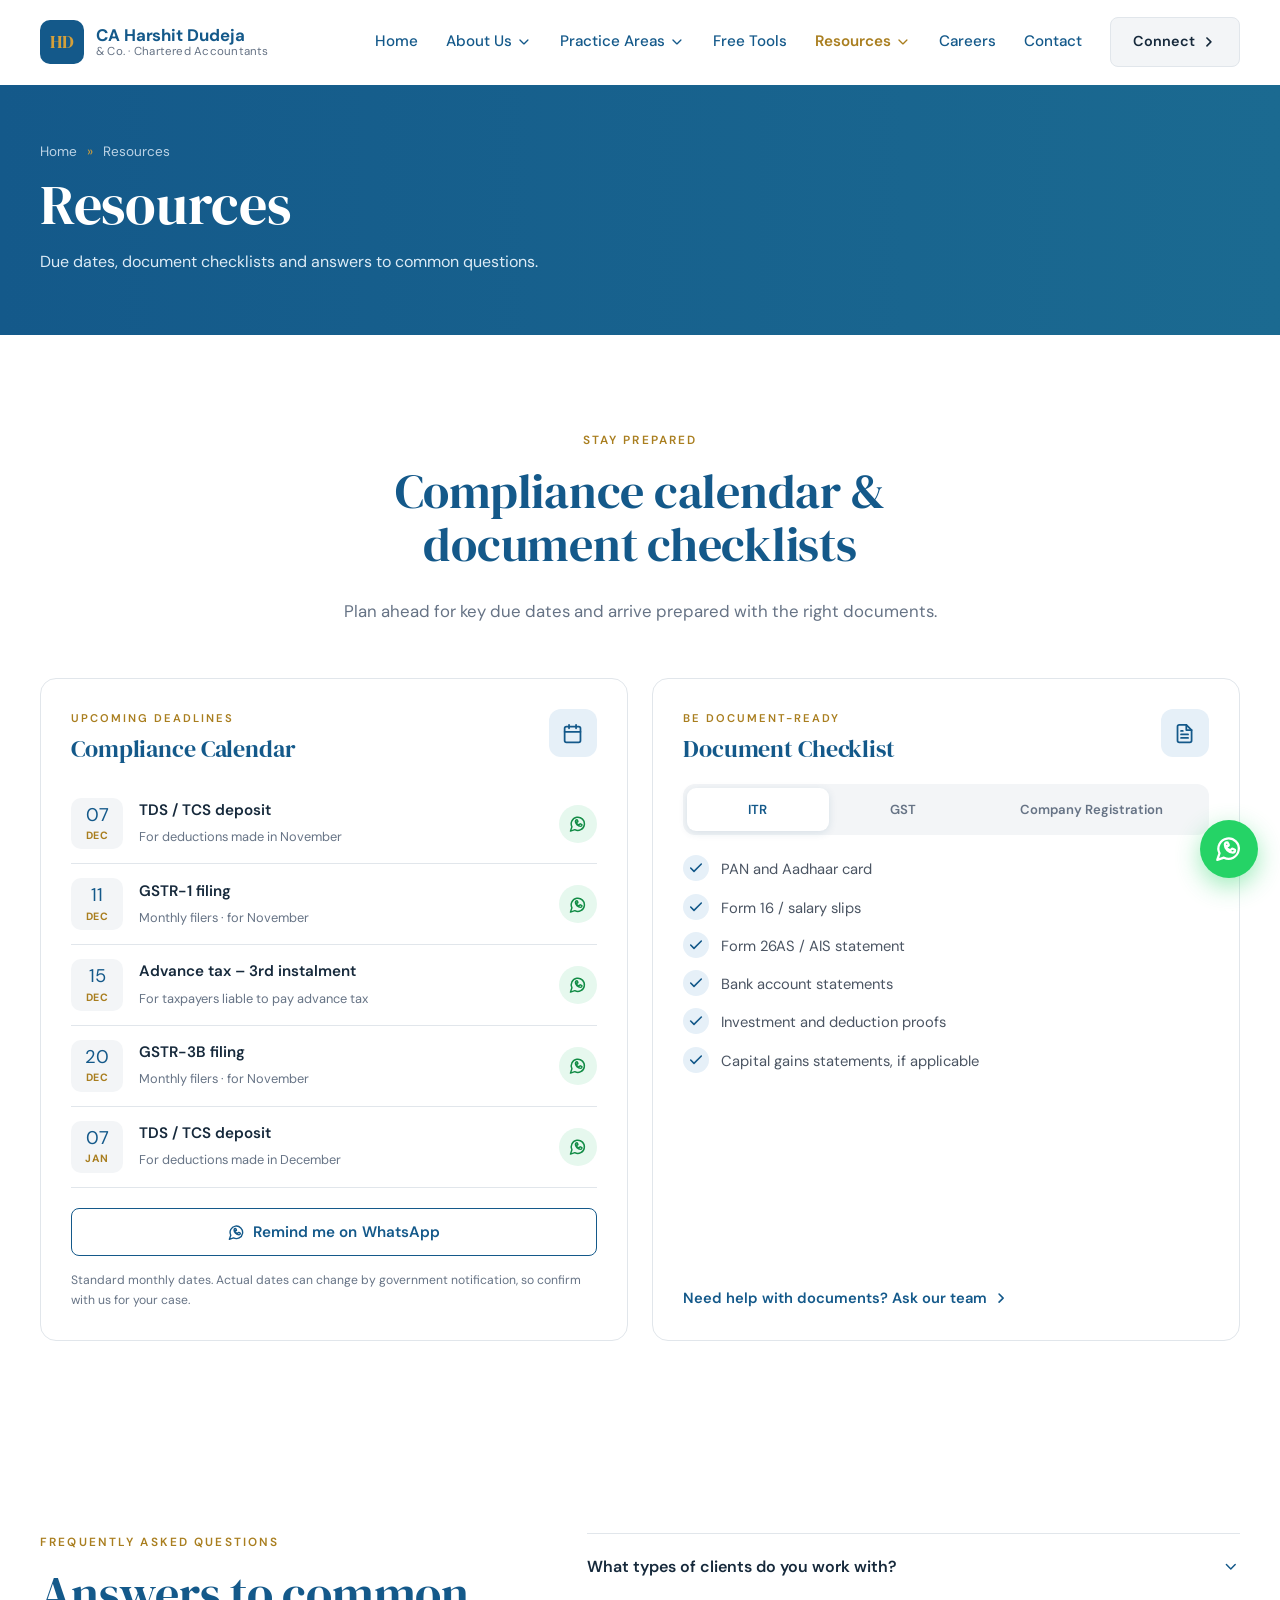
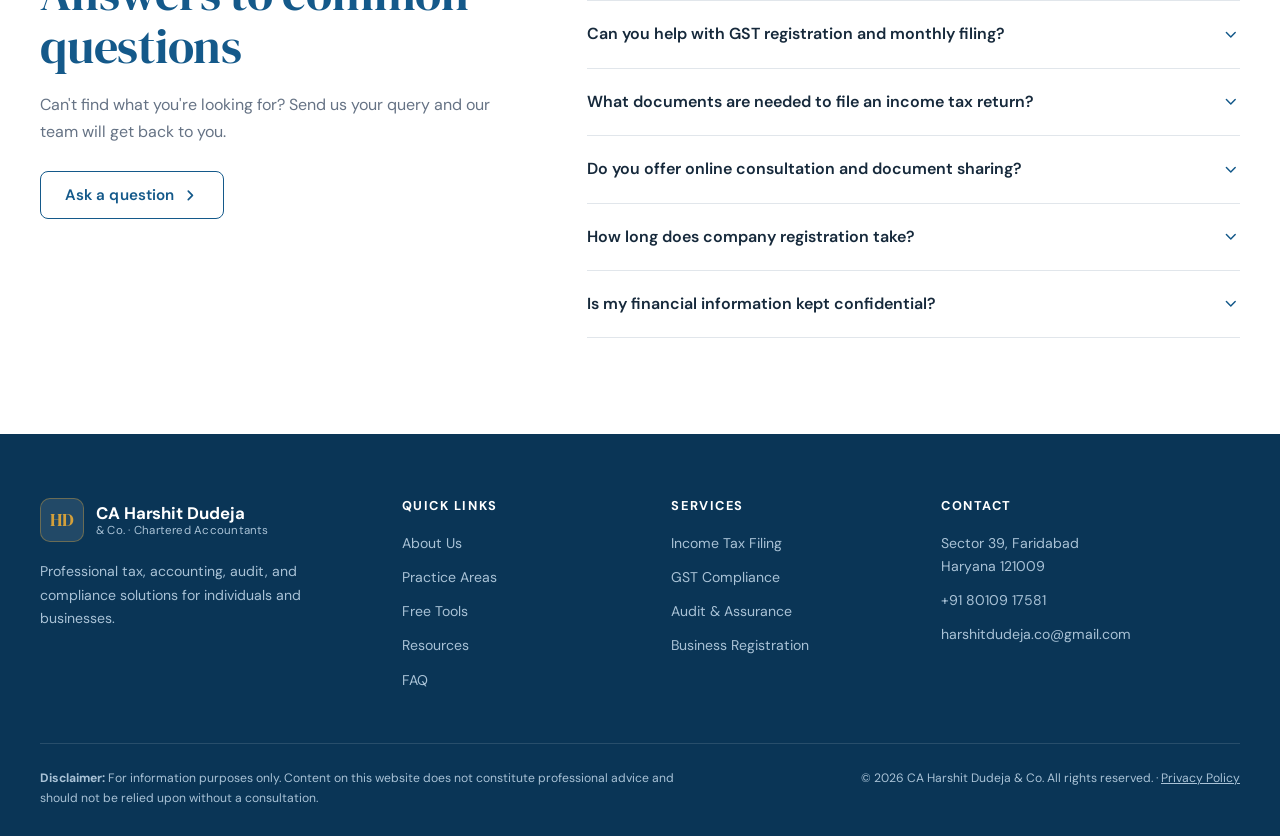
<file: resources.html>
<!DOCTYPE html>
<html lang="en">
<head>
  <meta charset="UTF-8">
  <meta name="viewport" content="width=device-width, initial-scale=1">
  <title>Resources &amp; FAQ | CA Harshit Dudeja &amp; Co.</title>
  <meta name="description" content="Compliance calendar, document checklists and frequently asked questions.">
  <meta name="theme-color" content="#14598A">
  <link rel="icon" href="data:image/svg+xml,%3Csvg xmlns='http://www.w3.org/2000/svg' viewBox='0 0 64 64'%3E%3Crect width='64' height='64' rx='14' fill='%2314598A'/%3E%3Ctext x='32' y='41' font-family='Arial' font-weight='700' font-size='26' text-anchor='middle' fill='%23D4A03A'%3EHD%3C/text%3E%3C/svg%3E">
  <link rel="preconnect" href="https://fonts.googleapis.com">
  <link rel="preconnect" href="https://fonts.gstatic.com" crossorigin>
  <link href="https://fonts.googleapis.com/css2?family=DM+Sans:wght@400;500;600;700&family=DM+Serif+Display&display=swap" rel="stylesheet">
  <link rel="stylesheet" href="style.css?v=4">
  <script type="application/ld+json">
  {
    "@context": "https://schema.org",
    "@type": "AccountingService",
    "name": "CA Harshit Dudeja & Co.",
    "telephone": "+918010917581",
    "email": "harshitdudeja.co@gmail.com",
    "address": {
      "@type": "PostalAddress",
      "streetAddress": "Sector 39",
      "addressLocality": "Faridabad",
      "addressRegion": "Haryana",
      "postalCode": "121009",
      "addressCountry": "IN"
    },
    "openingHours": "Mo-Sa 10:00-19:00"
  }
  </script>
</head>
<body>

<!-- Icon sprite -->
<svg width="0" height="0" style="position:absolute" aria-hidden="true">
  <defs>
    <symbol id="i-calc" viewBox="0 0 24 24" fill="none" stroke="currentColor" stroke-width="2" stroke-linecap="round" stroke-linejoin="round"><rect width="16" height="20" x="4" y="2" rx="2"/><path d="M8 6h8M8 11h.01M12 11h.01M16 11h.01M8 15h.01M12 15h.01M16 15h.01M8 19h.01M12 19h.01M16 19h.01"/></symbol>
    <symbol id="i-file" viewBox="0 0 24 24" fill="none" stroke="currentColor" stroke-width="2" stroke-linecap="round" stroke-linejoin="round"><path d="M14 2H6a2 2 0 0 0-2 2v16a2 2 0 0 0 2 2h12a2 2 0 0 0 2-2V8z"/><path d="M14 2v6h6M16 13H8M16 17H8M10 9H8"/></symbol>
    <symbol id="i-shield" viewBox="0 0 24 24" fill="none" stroke="currentColor" stroke-width="2" stroke-linecap="round" stroke-linejoin="round"><path d="M20 13c0 5-3.5 7.5-7.7 8.9a1 1 0 0 1-.6 0C7.5 20.5 4 18 4 13V6a1 1 0 0 1 1-1c2 0 4.5-1.2 6.2-2.7a1.2 1.2 0 0 1 1.6 0C14.5 3.8 17 5 19 5a1 1 0 0 1 1 1z"/><path d="m9 12 2 2 4-4"/></symbol>
    <symbol id="i-building" viewBox="0 0 24 24" fill="none" stroke="currentColor" stroke-width="2" stroke-linecap="round" stroke-linejoin="round"><rect width="16" height="20" x="4" y="2" rx="2"/><path d="M9 22v-4h6v4M8 6h.01M12 6h.01M16 6h.01M8 10h.01M12 10h.01M16 10h.01M8 14h.01M12 14h.01M16 14h.01"/></symbol>
    <symbol id="i-percent" viewBox="0 0 24 24" fill="none" stroke="currentColor" stroke-width="2" stroke-linecap="round" stroke-linejoin="round"><path d="M19 5 5 19"/><circle cx="6.5" cy="6.5" r="2.5"/><circle cx="17.5" cy="17.5" r="2.5"/></symbol>
    <symbol id="i-calendar" viewBox="0 0 24 24" fill="none" stroke="currentColor" stroke-width="2" stroke-linecap="round" stroke-linejoin="round"><path d="M8 2v4M16 2v4"/><rect width="18" height="18" x="3" y="4" rx="2"/><path d="M3 10h18"/></symbol>
    <symbol id="i-phone" viewBox="0 0 24 24" fill="none" stroke="currentColor" stroke-width="2" stroke-linecap="round" stroke-linejoin="round"><path d="M22 16.9v3a2 2 0 0 1-2.2 2 19.8 19.8 0 0 1-8.6-3.1 19.5 19.5 0 0 1-6-6A19.8 19.8 0 0 1 2.1 4.2 2 2 0 0 1 4.1 2h3a2 2 0 0 1 2 1.7c.1 1 .4 1.9.7 2.8a2 2 0 0 1-.5 2.1L8.1 9.9a16 16 0 0 0 6 6l1.3-1.3a2 2 0 0 1 2.1-.4c.9.3 1.8.6 2.8.7a2 2 0 0 1 1.7 2z"/></symbol>
    <symbol id="i-whatsapp" viewBox="0 0 24 24" fill="none" stroke="currentColor" stroke-width="2" stroke-linecap="round" stroke-linejoin="round"><path d="M7.9 20A9 9 0 1 0 4 16.1L2 22z"/><path d="M9.5 9.5c.5 2 2 3.5 4 4l1.2-1.2a.8.8 0 0 1 .9-.2l1.6.7a.8.8 0 0 1 .5.8c-.1 1-.9 1.9-2 1.9-3.6 0-7-3.4-7-7 0-1.1.9-1.9 1.9-2a.8.8 0 0 1 .8.5l.7 1.6a.8.8 0 0 1-.2.9z"/></symbol>
    <symbol id="i-check" viewBox="0 0 24 24" fill="none" stroke="currentColor" stroke-width="2.4" stroke-linecap="round" stroke-linejoin="round"><path d="M20 6 9 17l-5-5"/></symbol>
    <symbol id="i-arrow" viewBox="0 0 24 24" fill="none" stroke="currentColor" stroke-width="2.4" stroke-linecap="round" stroke-linejoin="round"><path d="m9 6 6 6-6 6"/></symbol>
    <symbol id="i-mail" viewBox="0 0 24 24" fill="none" stroke="currentColor" stroke-width="2" stroke-linecap="round" stroke-linejoin="round"><rect width="20" height="16" x="2" y="4" rx="2"/><path d="m22 7-8.97 5.7a1.94 1.94 0 0 1-2.06 0L2 7"/></symbol>
    <symbol id="i-clock" viewBox="0 0 24 24" fill="none" stroke="currentColor" stroke-width="2" stroke-linecap="round" stroke-linejoin="round"><circle cx="12" cy="12" r="10"/><path d="M12 6v6l4 2"/></symbol>
    <symbol id="i-menu" viewBox="0 0 24 24" fill="none" stroke="currentColor" stroke-width="2" stroke-linecap="round" stroke-linejoin="round"><path d="M4 6h16M4 12h16M4 18h16"/></symbol>
    <symbol id="i-x" viewBox="0 0 24 24" fill="none" stroke="currentColor" stroke-width="2" stroke-linecap="round" stroke-linejoin="round"><path d="M18 6 6 18M6 6l12 12"/></symbol>
    <symbol id="i-chevron" viewBox="0 0 24 24" fill="none" stroke="currentColor" stroke-width="2" stroke-linecap="round" stroke-linejoin="round"><path d="m6 9 6 6 6-6"/></symbol>
    <symbol id="i-up" viewBox="0 0 24 24" fill="none" stroke="currentColor" stroke-width="2.4" stroke-linecap="round" stroke-linejoin="round"><path d="m18 15-6-6-6 6"/></symbol>
  </defs>
</svg>

<a class="skip-link" href="#main">Skip to content</a>

<!-- ============ HEADER ============ -->
<header class="site-header" id="top">
  <div class="container header-inner">
    <a class="brand" href="index.html" aria-label="CA Harshit Dudeja &amp; Co. home">
      <span class="brand-mark">HD</span>
      <span class="brand-text"><strong>CA Harshit Dudeja</strong><small>&amp; Co. · Chartered Accountants</small></span>
    </a>

    <nav class="nav" id="nav" aria-label="Main navigation">
      <ul class="menu">
        <li><a href="index.html">Home</a></li>
        <li class="has-sub">
          <button class="sub-toggle" type="button" aria-expanded="false">About Us <svg class="i"><use href="#i-chevron"/></svg></button>
          <ul class="sub">
            <li><a href="index.html#about">About the firm</a></li>
            <li><a href="index.html#why">Why choose us</a></li>
            <li><a href="index.html#office">Office &amp; location</a></li>
            <li id="navGallery" hidden><a href="index.html#gallery">Gallery</a></li>
          </ul>
        </li>
        <li class="has-sub">
          <button class="sub-toggle" type="button" aria-expanded="false">Practice Areas <svg class="i"><use href="#i-chevron"/></svg></button>
          <ul class="sub">
            <li><a href="services.html#accounting">Accounting &amp; Bookkeeping</a></li>
            <li><a href="services.html#gst">GST Compliance</a></li>
            <li><a href="services.html#income-tax">Income Tax Filing</a></li>
            <li><a href="services.html#audit">Audit &amp; Assurance</a></li>
            <li><a href="services.html#company">Company / LLP Registration</a></li>
            <li><a href="services.html#tax-planning">Tax Planning &amp; Advisory</a></li>
            <li><a href="services.html#sectors">Who we help</a></li>
          </ul>
        </li>
        <li><a href="tools.html">Free Tools</a></li>
        <li class="has-sub">
          <button class="sub-toggle" type="button" aria-expanded="false">Resources <svg class="i"><use href="#i-chevron"/></svg></button>
          <ul class="sub">
            <li><a href="resources.html">Compliance calendar</a></li>
            <li><a href="resources.html#checklist">Document checklist</a></li>
            <li><a href="insights.html">Insights</a></li>
            <li><a href="resources.html#faq">FAQ</a></li>
          </ul>
        </li>
        <li><a href="careers.html">Careers</a></li>
        <li><a href="index.html#contact">Contact</a></li>
        <li class="menu-cta"><a class="btn-connect" href="index.html#contact">Connect <svg class="i"><use href="#i-arrow"/></svg></a></li>
      </ul>
    </nav>

    <button class="menu-toggle" id="menuToggle" aria-label="Open menu" aria-expanded="false" aria-controls="nav">
      <svg class="i"><use href="#i-menu"/></svg>
    </button>
  </div>
</header>

<main id="main">
<section class="page-hero"><div class="container">
  <p class="crumb"><a href="index.html">Home</a> <span>»</span> Resources</p>
  <h1>Resources</h1><p>Due dates, document checklists and answers to common questions.</p>
</div></section>

<section class="section" id="resources">
  <div class="container">
    <div class="section-head">
      <p class="eyebrow">Stay prepared</p>
      <h2>Compliance calendar &amp; document checklists</h2>
      <p>Plan ahead for key due dates and arrive prepared with the right documents.</p>
    </div>

    <div class="grid-2">
      <div class="card panel">
        <div class="panel-head">
          <div><p class="eyebrow">Upcoming deadlines</p><h3>Compliance Calendar</h3></div>
          <span class="icon-box"><svg class="i"><use href="#i-calendar"/></svg></span>
        </div>
        <ul class="deadlines" id="deadlines"></ul>
        <a class="btn btn-outline block" href="https://wa.me/918010917581" data-wa="Hello, please remind me about my upcoming tax and GST due dates." target="_blank" rel="noopener">
          <svg class="i"><use href="#i-whatsapp"/></svg> Remind me on WhatsApp
        </a>
        <p class="fine">Standard monthly dates. Actual dates can change by government notification, so confirm with us for your case.</p>
      </div>

      <div class="card panel" id="checklist">
        <div class="panel-head">
          <div><p class="eyebrow">Be document-ready</p><h3>Document Checklist</h3></div>
          <span class="icon-box"><svg class="i"><use href="#i-file"/></svg></span>
        </div>

        <div class="tabs" role="tablist" aria-label="Document checklist">
          <button class="tab active" role="tab" id="tab-itr" aria-selected="true" aria-controls="panel-itr" data-tab="itr">ITR</button>
          <button class="tab" role="tab" id="tab-gst" aria-selected="false" aria-controls="panel-gst" data-tab="gst" tabindex="-1">GST</button>
          <button class="tab" role="tab" id="tab-co" aria-selected="false" aria-controls="panel-co" data-tab="co" tabindex="-1">Company Registration</button>
        </div>

        <ul class="doc-list" role="tabpanel" id="panel-itr" aria-labelledby="tab-itr">
          <li><svg class="i"><use href="#i-check"/></svg> PAN and Aadhaar card</li>
          <li><svg class="i"><use href="#i-check"/></svg> Form 16 / salary slips</li>
          <li><svg class="i"><use href="#i-check"/></svg> Form 26AS / AIS statement</li>
          <li><svg class="i"><use href="#i-check"/></svg> Bank account statements</li>
          <li><svg class="i"><use href="#i-check"/></svg> Investment and deduction proofs</li>
          <li><svg class="i"><use href="#i-check"/></svg> Capital gains statements, if applicable</li>
        </ul>
        <ul class="doc-list" role="tabpanel" id="panel-gst" aria-labelledby="tab-gst" hidden>
          <li><svg class="i"><use href="#i-check"/></svg> PAN and Aadhaar of proprietor / partners / directors</li>
          <li><svg class="i"><use href="#i-check"/></svg> Passport-size photograph</li>
          <li><svg class="i"><use href="#i-check"/></svg> Business address proof (rent agreement / electricity bill)</li>
          <li><svg class="i"><use href="#i-check"/></svg> Bank account details (cancelled cheque or statement)</li>
          <li><svg class="i"><use href="#i-check"/></svg> Partnership deed / incorporation certificate, if applicable</li>
        </ul>
        <ul class="doc-list" role="tabpanel" id="panel-co" aria-labelledby="tab-co" hidden>
          <li><svg class="i"><use href="#i-check"/></svg> PAN and Aadhaar of all directors / partners</li>
          <li><svg class="i"><use href="#i-check"/></svg> Passport-size photographs</li>
          <li><svg class="i"><use href="#i-check"/></svg> Address proof of directors (bank statement / utility bill)</li>
          <li><svg class="i"><use href="#i-check"/></svg> Registered office proof with owner's NOC</li>
          <li><svg class="i"><use href="#i-check"/></svg> Two or three proposed company / LLP names</li>
        </ul>

        <a class="link-blue" href="https://wa.me/918010917581" data-wa="Hello, I need help with documents for my filing." target="_blank" rel="noopener">Need help with documents? Ask our team <svg class="i"><use href="#i-arrow"/></svg></a>
      </div>
    </div>
  </div>
</section>


<section class="section" id="faq">
  <div class="container faq-grid">
    <div>
      <p class="eyebrow">Frequently asked questions</p>
      <h2>Answers to common questions</h2>
      <p class="muted">Can't find what you're looking for? Send us your query and our team will get back to you.</p>
      <a class="btn btn-outline" href="index.html#contact">Ask a question <svg class="i"><use href="#i-arrow"/></svg></a>
    </div>

    <div class="faq">
      <details>
        <summary>What types of clients do you work with? <svg class="i"><use href="#i-chevron"/></svg></summary>
        <p>We work with salaried individuals, professionals, freelancers, small and medium businesses, partnership firms, LLPs and companies.</p>
      </details>
      <details>
        <summary>Can you help with GST registration and monthly filing? <svg class="i"><use href="#i-chevron"/></svg></summary>
        <p>Yes. We handle new GST registration, monthly and quarterly return filing, reconciliation of purchase data and replies to GST notices.</p>
      </details>
      <details>
        <summary>What documents are needed to file an income tax return? <svg class="i"><use href="#i-chevron"/></svg></summary>
        <p>Usually PAN, Aadhaar, Form 16 or salary slips, Form 26AS / AIS, bank statements and investment proofs. See the Document Checklist above for the full list, or message us and we will tell you exactly what applies to you.</p>
      </details>
      <details>
        <summary>Do you offer online consultation and document sharing? <svg class="i"><use href="#i-chevron"/></svg></summary>
        <p>Yes. You can speak to us on phone or WhatsApp and share documents digitally, so you don't need to visit the office for most services.</p>
      </details>
      <details>
        <summary>How long does company registration take? <svg class="i"><use href="#i-chevron"/></svg></summary>
        <p>It depends on how quickly documents are ready and on government processing. Contact us with your requirement and we will give you a realistic timeline.</p>
      </details>
      <details>
        <summary>Is my financial information kept confidential? <svg class="i"><use href="#i-chevron"/></svg></summary>
        <p>Yes. Your documents and details are used only for the work you have asked us to do and are not shared with anyone else.</p>
      </details>
    </div>
  </div>
</section>

</main>

<!-- ============ FOOTER ============ -->
<footer class="site-footer">
  <div class="container footer-grid">
    <div>
      <a class="brand brand-light" href="#top">
        <span class="brand-mark">HD</span>
        <span class="brand-text"><strong>CA Harshit Dudeja</strong><small>&amp; Co. · Chartered Accountants</small></span>
      </a>
      <p class="footer-about">Professional tax, accounting, audit, and compliance solutions for individuals and businesses.</p>
    </div>
    <div>
      <h4>Quick Links</h4>
      <a href="index.html#about">About Us</a>
      <a href="services.html">Practice Areas</a>
      <a href="tools.html">Free Tools</a>
      <a href="resources.html">Resources</a>
      <a href="resources.html#faq">FAQ</a>
    </div>
    <div>
      <h4>Services</h4>
      <a href="services.html">Income Tax Filing</a>
      <a href="services.html">GST Compliance</a>
      <a href="services.html">Audit &amp; Assurance</a>
      <a href="services.html">Business Registration</a>
    </div>
    <div>
      <h4>Contact</h4>
      <span>Sector 39, Faridabad<br>Haryana 121009</span>
      <a href="tel:+918010917581">+91 80109 17581</a>
      <a href="mailto:harshitdudeja.co@gmail.com">harshitdudeja.co@gmail.com</a>
    </div>
  </div>
  <div class="container footer-bottom">
    <p><strong>Disclaimer:</strong> For information purposes only. Content on this website does not constitute professional advice and should not be relied upon without a consultation.</p>
    <p>© <span id="year">2026</span> CA Harshit Dudeja &amp; Co. All rights reserved. · <a class="text-btn" href="privacy.html">Privacy Policy</a></p>
  </div>
</footer>

<!-- Floating buttons -->
<a class="wa-float" id="waFloat" href="https://wa.me/918010917581" data-wa="Hello CA Harshit Dudeja & Co., I need some help." target="_blank" rel="noopener" aria-label="Chat with us on WhatsApp">
  <svg class="i"><use href="#i-whatsapp"/></svg>
  <span class="wa-tip">Chat with us</span>
</a>
<button class="to-top" id="toTop" aria-label="Back to top" hidden><svg class="i"><use href="#i-up"/></svg></button>

<!-- Mobile sticky bar -->
<div class="mobile-bar">
  <a class="btn btn-outline" href="tel:+918010917581"><svg class="i"><use href="#i-phone"/></svg> Call</a>
  <a class="btn btn-wa" href="https://wa.me/918010917581" data-wa="Hello CA Harshit Dudeja & Co., I need some help." target="_blank" rel="noopener"><svg class="i"><use href="#i-whatsapp"/></svg> WhatsApp</a>
</div>

<!-- Article / policy modal -->
<dialog class="modal" id="modal" aria-labelledby="modalTitle">
  <div class="modal-inner">
    <button class="modal-close" id="modalClose" aria-label="Close"><svg class="i"><use href="#i-x"/></svg></button>
    <h3 id="modalTitle"></h3>
    <div id="modalBody"></div>
    <a class="btn btn-wa" id="modalWa" href="https://wa.me/918010917581" target="_blank" rel="noopener"><svg class="i"><use href="#i-whatsapp"/></svg> Ask us about this</a>
  </div>
</dialog>

<script src="script.js?v=4"></script>
</body>
</html>
</file>
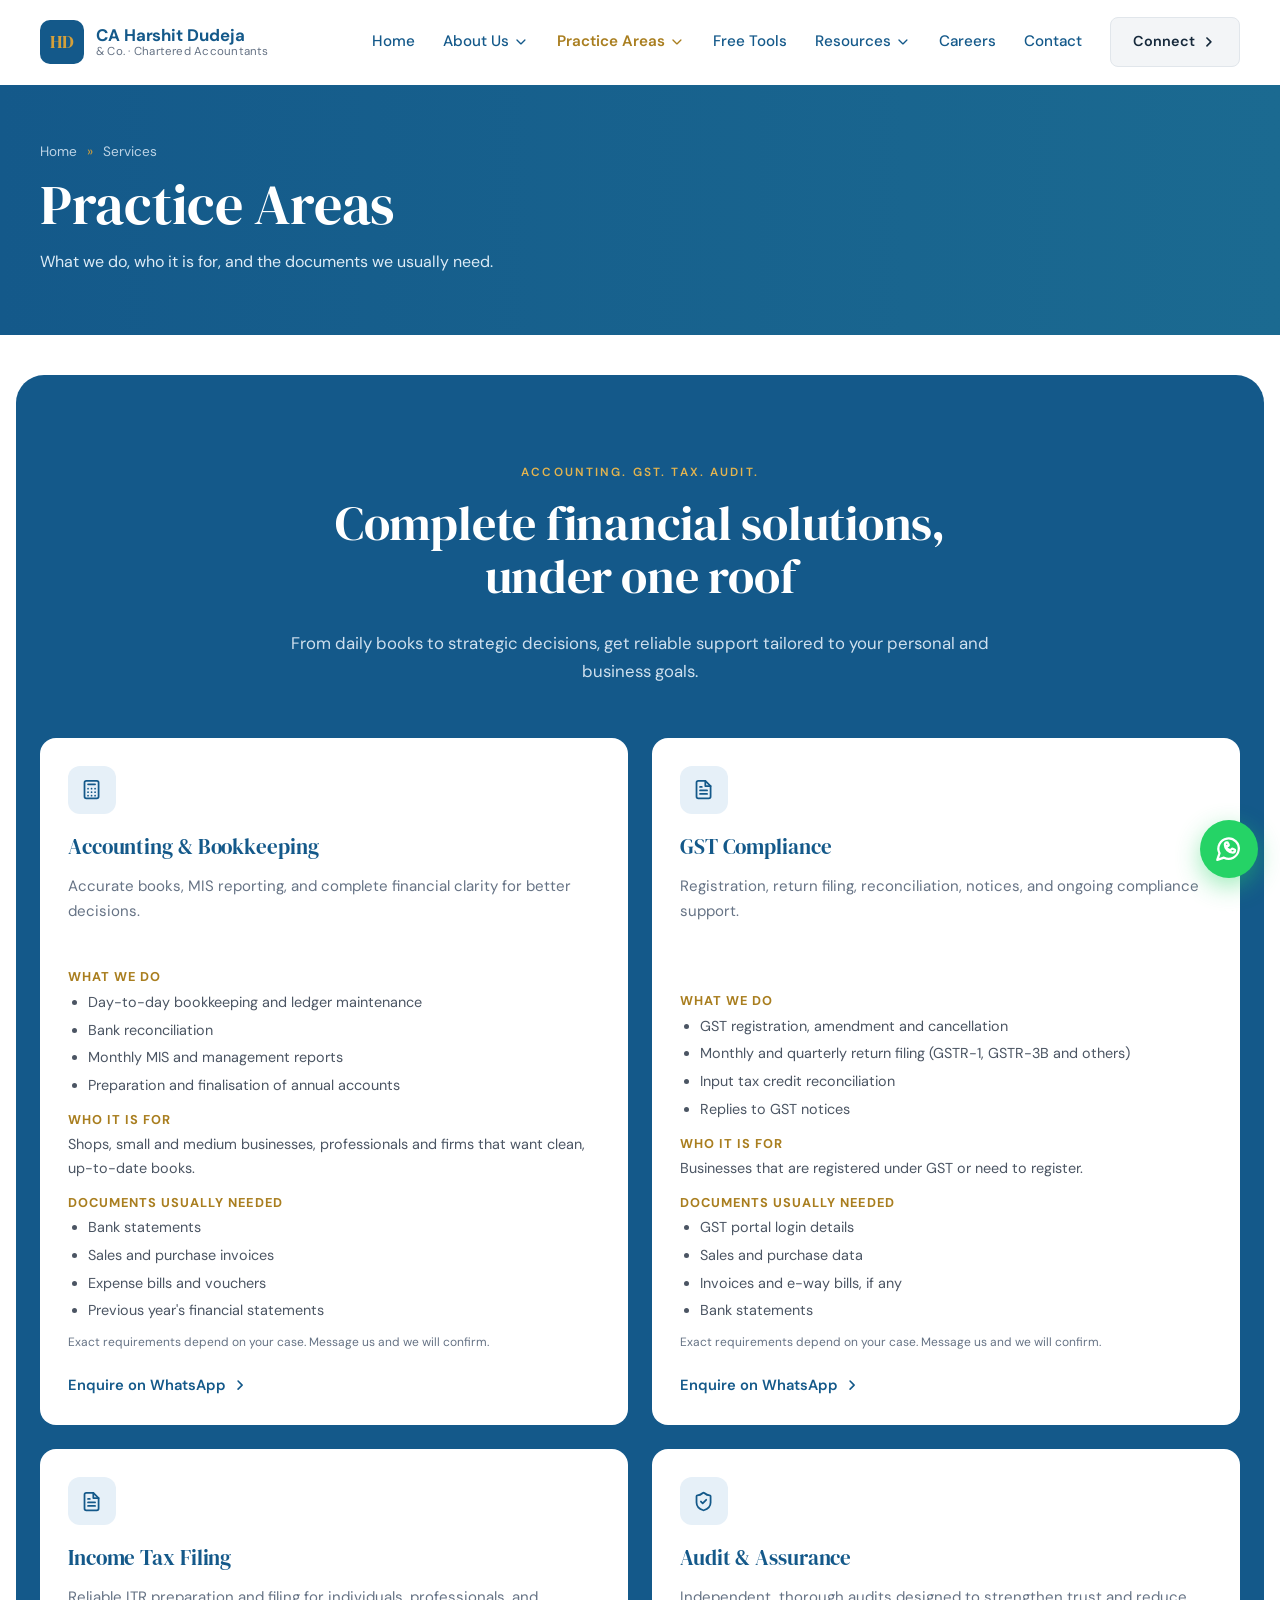
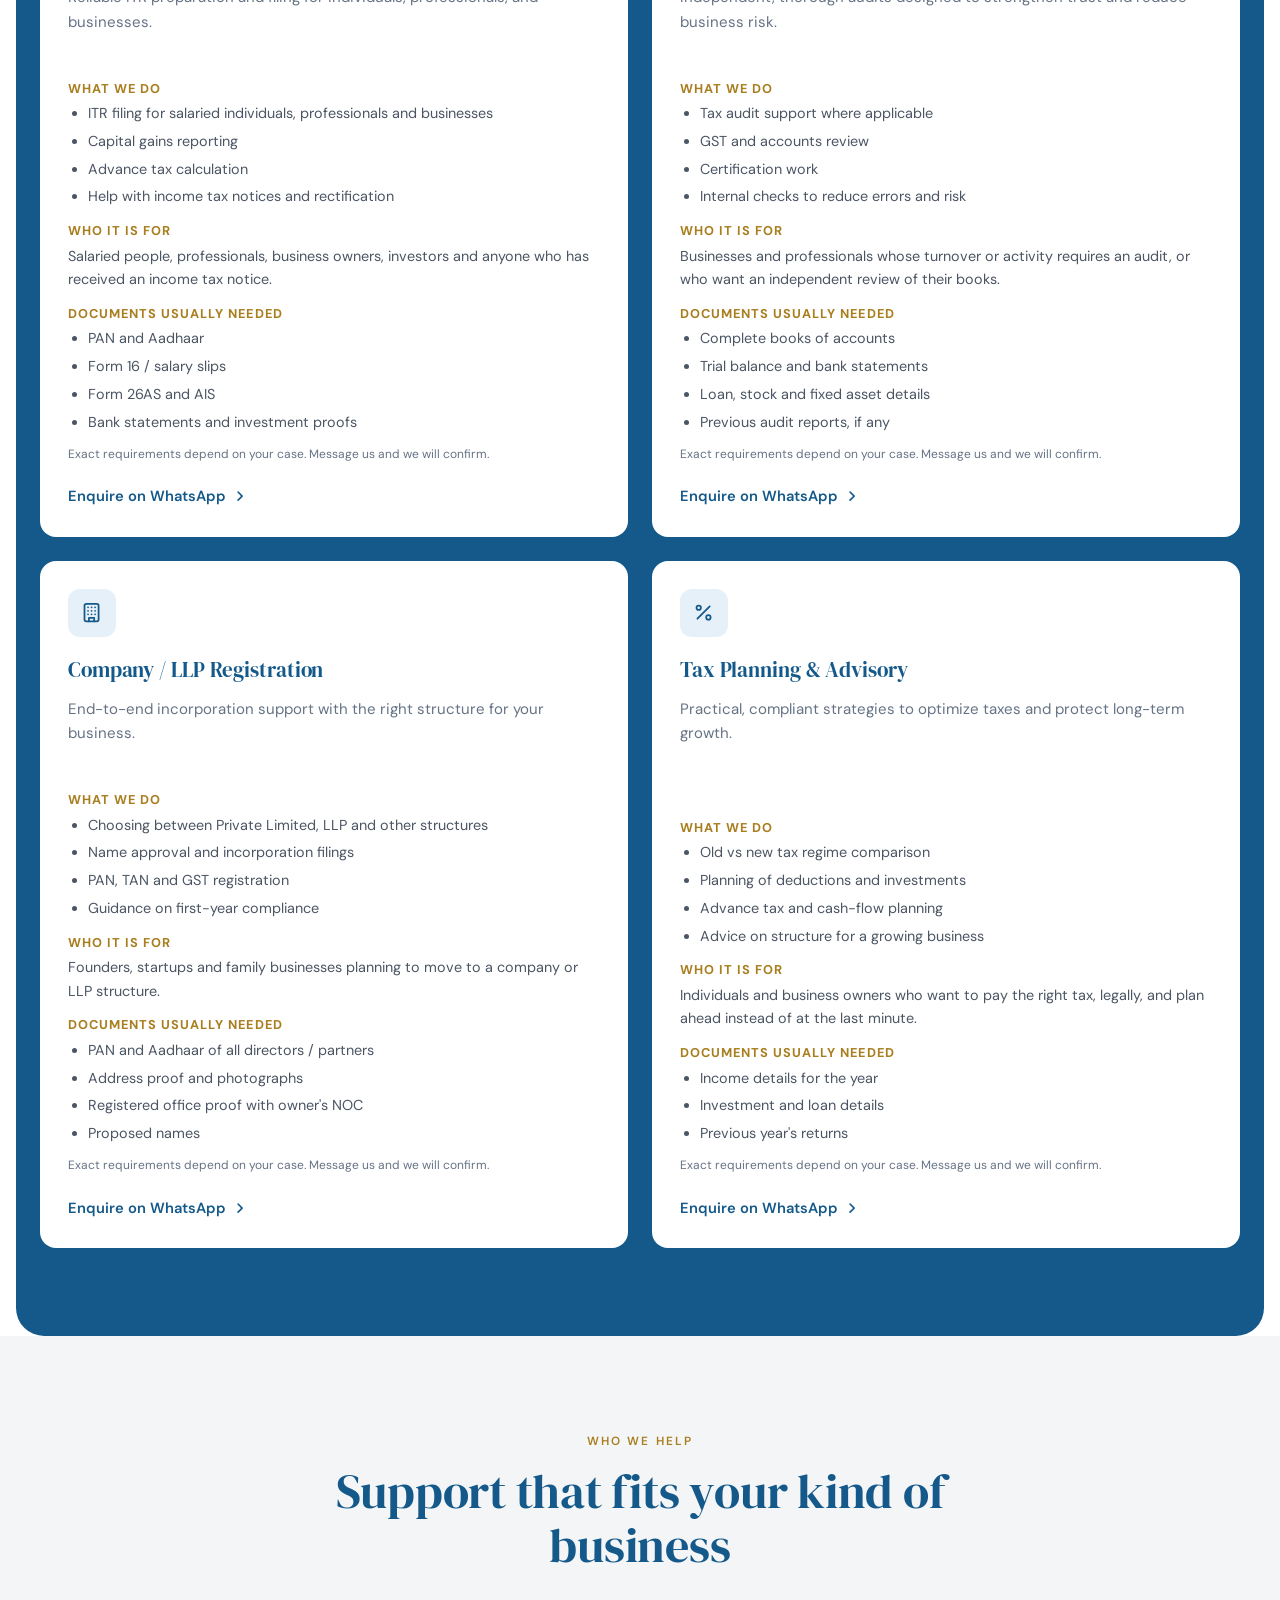
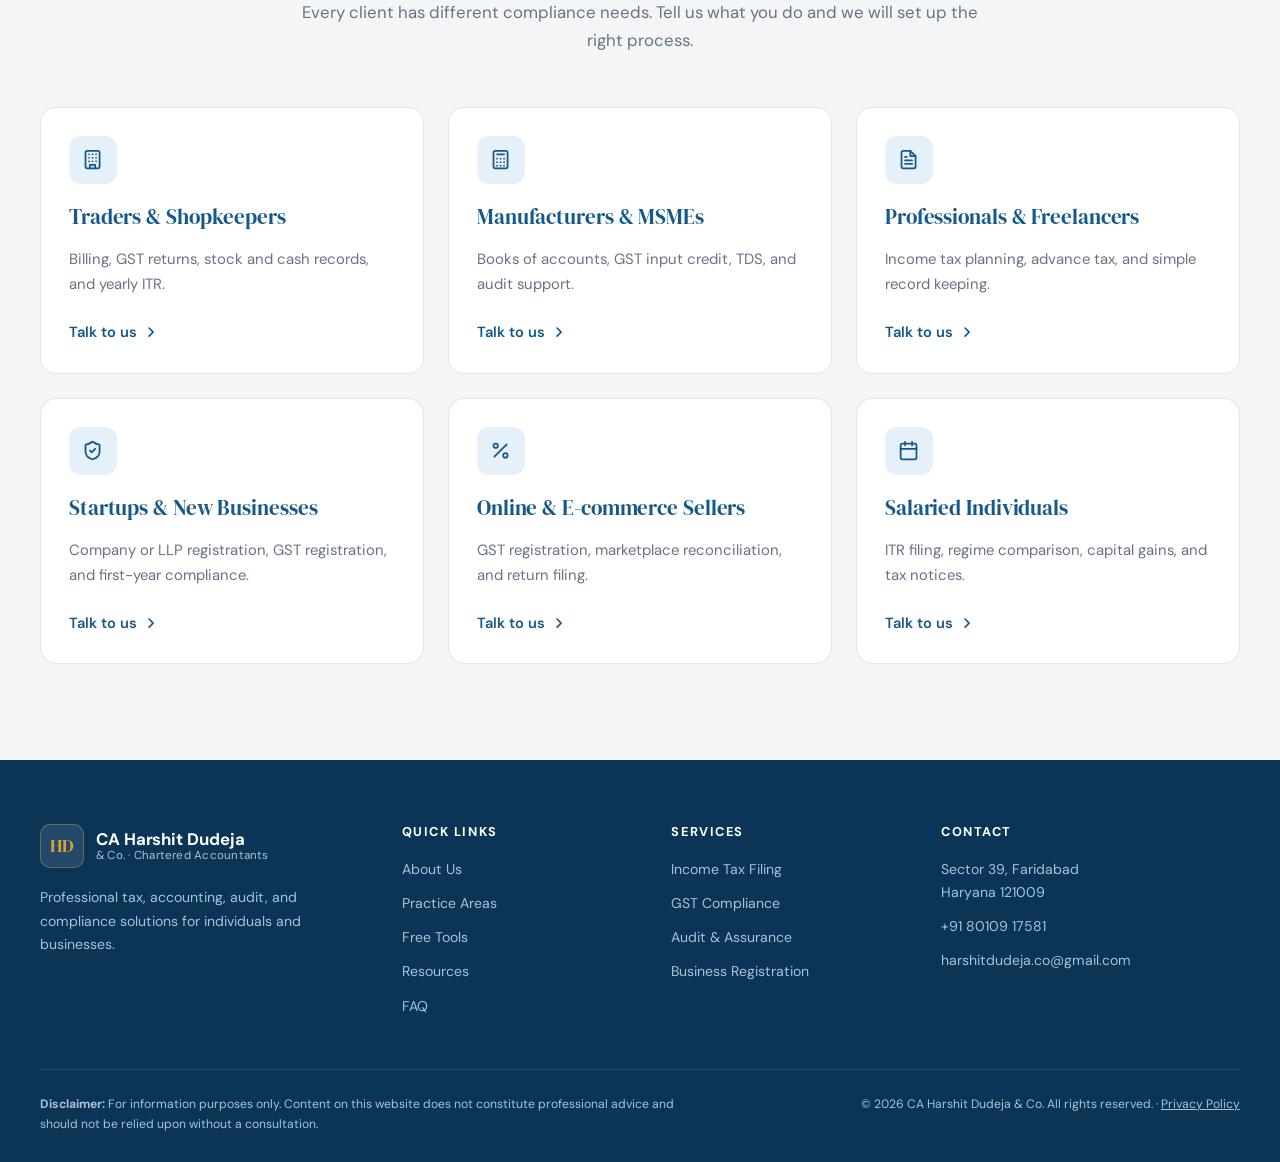
<file: services.html>
<!DOCTYPE html>
<html lang="en">
<head>
  <meta charset="UTF-8">
  <meta name="viewport" content="width=device-width, initial-scale=1">
  <title>Practice Areas | CA Harshit Dudeja &amp; Co.</title>
  <meta name="description" content="Accounting, GST, income tax, audit, company registration and tax planning services, Faridabad.">
  <meta name="theme-color" content="#14598A">
  <link rel="icon" href="data:image/svg+xml,%3Csvg xmlns='http://www.w3.org/2000/svg' viewBox='0 0 64 64'%3E%3Crect width='64' height='64' rx='14' fill='%2314598A'/%3E%3Ctext x='32' y='41' font-family='Arial' font-weight='700' font-size='26' text-anchor='middle' fill='%23D4A03A'%3EHD%3C/text%3E%3C/svg%3E">
  <link rel="preconnect" href="https://fonts.googleapis.com">
  <link rel="preconnect" href="https://fonts.gstatic.com" crossorigin>
  <link href="https://fonts.googleapis.com/css2?family=DM+Sans:wght@400;500;600;700&family=DM+Serif+Display&display=swap" rel="stylesheet">
  <link rel="stylesheet" href="style.css?v=4">
  <script type="application/ld+json">
  {
    "@context": "https://schema.org",
    "@type": "AccountingService",
    "name": "CA Harshit Dudeja & Co.",
    "telephone": "+918010917581",
    "email": "harshitdudeja.co@gmail.com",
    "address": {
      "@type": "PostalAddress",
      "streetAddress": "Sector 39",
      "addressLocality": "Faridabad",
      "addressRegion": "Haryana",
      "postalCode": "121009",
      "addressCountry": "IN"
    },
    "openingHours": "Mo-Sa 10:00-19:00"
  }
  </script>
</head>
<body>

<!-- Icon sprite -->
<svg width="0" height="0" style="position:absolute" aria-hidden="true">
  <defs>
    <symbol id="i-calc" viewBox="0 0 24 24" fill="none" stroke="currentColor" stroke-width="2" stroke-linecap="round" stroke-linejoin="round"><rect width="16" height="20" x="4" y="2" rx="2"/><path d="M8 6h8M8 11h.01M12 11h.01M16 11h.01M8 15h.01M12 15h.01M16 15h.01M8 19h.01M12 19h.01M16 19h.01"/></symbol>
    <symbol id="i-file" viewBox="0 0 24 24" fill="none" stroke="currentColor" stroke-width="2" stroke-linecap="round" stroke-linejoin="round"><path d="M14 2H6a2 2 0 0 0-2 2v16a2 2 0 0 0 2 2h12a2 2 0 0 0 2-2V8z"/><path d="M14 2v6h6M16 13H8M16 17H8M10 9H8"/></symbol>
    <symbol id="i-shield" viewBox="0 0 24 24" fill="none" stroke="currentColor" stroke-width="2" stroke-linecap="round" stroke-linejoin="round"><path d="M20 13c0 5-3.5 7.5-7.7 8.9a1 1 0 0 1-.6 0C7.5 20.5 4 18 4 13V6a1 1 0 0 1 1-1c2 0 4.5-1.2 6.2-2.7a1.2 1.2 0 0 1 1.6 0C14.5 3.8 17 5 19 5a1 1 0 0 1 1 1z"/><path d="m9 12 2 2 4-4"/></symbol>
    <symbol id="i-building" viewBox="0 0 24 24" fill="none" stroke="currentColor" stroke-width="2" stroke-linecap="round" stroke-linejoin="round"><rect width="16" height="20" x="4" y="2" rx="2"/><path d="M9 22v-4h6v4M8 6h.01M12 6h.01M16 6h.01M8 10h.01M12 10h.01M16 10h.01M8 14h.01M12 14h.01M16 14h.01"/></symbol>
    <symbol id="i-percent" viewBox="0 0 24 24" fill="none" stroke="currentColor" stroke-width="2" stroke-linecap="round" stroke-linejoin="round"><path d="M19 5 5 19"/><circle cx="6.5" cy="6.5" r="2.5"/><circle cx="17.5" cy="17.5" r="2.5"/></symbol>
    <symbol id="i-calendar" viewBox="0 0 24 24" fill="none" stroke="currentColor" stroke-width="2" stroke-linecap="round" stroke-linejoin="round"><path d="M8 2v4M16 2v4"/><rect width="18" height="18" x="3" y="4" rx="2"/><path d="M3 10h18"/></symbol>
    <symbol id="i-phone" viewBox="0 0 24 24" fill="none" stroke="currentColor" stroke-width="2" stroke-linecap="round" stroke-linejoin="round"><path d="M22 16.9v3a2 2 0 0 1-2.2 2 19.8 19.8 0 0 1-8.6-3.1 19.5 19.5 0 0 1-6-6A19.8 19.8 0 0 1 2.1 4.2 2 2 0 0 1 4.1 2h3a2 2 0 0 1 2 1.7c.1 1 .4 1.9.7 2.8a2 2 0 0 1-.5 2.1L8.1 9.9a16 16 0 0 0 6 6l1.3-1.3a2 2 0 0 1 2.1-.4c.9.3 1.8.6 2.8.7a2 2 0 0 1 1.7 2z"/></symbol>
    <symbol id="i-whatsapp" viewBox="0 0 24 24" fill="none" stroke="currentColor" stroke-width="2" stroke-linecap="round" stroke-linejoin="round"><path d="M7.9 20A9 9 0 1 0 4 16.1L2 22z"/><path d="M9.5 9.5c.5 2 2 3.5 4 4l1.2-1.2a.8.8 0 0 1 .9-.2l1.6.7a.8.8 0 0 1 .5.8c-.1 1-.9 1.9-2 1.9-3.6 0-7-3.4-7-7 0-1.1.9-1.9 1.9-2a.8.8 0 0 1 .8.5l.7 1.6a.8.8 0 0 1-.2.9z"/></symbol>
    <symbol id="i-check" viewBox="0 0 24 24" fill="none" stroke="currentColor" stroke-width="2.4" stroke-linecap="round" stroke-linejoin="round"><path d="M20 6 9 17l-5-5"/></symbol>
    <symbol id="i-arrow" viewBox="0 0 24 24" fill="none" stroke="currentColor" stroke-width="2.4" stroke-linecap="round" stroke-linejoin="round"><path d="m9 6 6 6-6 6"/></symbol>
    <symbol id="i-mail" viewBox="0 0 24 24" fill="none" stroke="currentColor" stroke-width="2" stroke-linecap="round" stroke-linejoin="round"><rect width="20" height="16" x="2" y="4" rx="2"/><path d="m22 7-8.97 5.7a1.94 1.94 0 0 1-2.06 0L2 7"/></symbol>
    <symbol id="i-clock" viewBox="0 0 24 24" fill="none" stroke="currentColor" stroke-width="2" stroke-linecap="round" stroke-linejoin="round"><circle cx="12" cy="12" r="10"/><path d="M12 6v6l4 2"/></symbol>
    <symbol id="i-menu" viewBox="0 0 24 24" fill="none" stroke="currentColor" stroke-width="2" stroke-linecap="round" stroke-linejoin="round"><path d="M4 6h16M4 12h16M4 18h16"/></symbol>
    <symbol id="i-x" viewBox="0 0 24 24" fill="none" stroke="currentColor" stroke-width="2" stroke-linecap="round" stroke-linejoin="round"><path d="M18 6 6 18M6 6l12 12"/></symbol>
    <symbol id="i-chevron" viewBox="0 0 24 24" fill="none" stroke="currentColor" stroke-width="2" stroke-linecap="round" stroke-linejoin="round"><path d="m6 9 6 6 6-6"/></symbol>
    <symbol id="i-up" viewBox="0 0 24 24" fill="none" stroke="currentColor" stroke-width="2.4" stroke-linecap="round" stroke-linejoin="round"><path d="m18 15-6-6-6 6"/></symbol>
  </defs>
</svg>

<a class="skip-link" href="#main">Skip to content</a>

<!-- ============ HEADER ============ -->
<header class="site-header" id="top">
  <div class="container header-inner">
    <a class="brand" href="index.html" aria-label="CA Harshit Dudeja &amp; Co. home">
      <span class="brand-mark">HD</span>
      <span class="brand-text"><strong>CA Harshit Dudeja</strong><small>&amp; Co. · Chartered Accountants</small></span>
    </a>

    <nav class="nav" id="nav" aria-label="Main navigation">
      <ul class="menu">
        <li><a href="index.html">Home</a></li>
        <li class="has-sub">
          <button class="sub-toggle" type="button" aria-expanded="false">About Us <svg class="i"><use href="#i-chevron"/></svg></button>
          <ul class="sub">
            <li><a href="index.html#about">About the firm</a></li>
            <li><a href="index.html#why">Why choose us</a></li>
            <li><a href="index.html#office">Office &amp; location</a></li>
            <li id="navGallery" hidden><a href="index.html#gallery">Gallery</a></li>
          </ul>
        </li>
        <li class="has-sub">
          <button class="sub-toggle" type="button" aria-expanded="false">Practice Areas <svg class="i"><use href="#i-chevron"/></svg></button>
          <ul class="sub">
            <li><a href="services.html#accounting">Accounting &amp; Bookkeeping</a></li>
            <li><a href="services.html#gst">GST Compliance</a></li>
            <li><a href="services.html#income-tax">Income Tax Filing</a></li>
            <li><a href="services.html#audit">Audit &amp; Assurance</a></li>
            <li><a href="services.html#company">Company / LLP Registration</a></li>
            <li><a href="services.html#tax-planning">Tax Planning &amp; Advisory</a></li>
            <li><a href="services.html#sectors">Who we help</a></li>
          </ul>
        </li>
        <li><a href="tools.html">Free Tools</a></li>
        <li class="has-sub">
          <button class="sub-toggle" type="button" aria-expanded="false">Resources <svg class="i"><use href="#i-chevron"/></svg></button>
          <ul class="sub">
            <li><a href="resources.html">Compliance calendar</a></li>
            <li><a href="resources.html#checklist">Document checklist</a></li>
            <li><a href="insights.html">Insights</a></li>
            <li><a href="resources.html#faq">FAQ</a></li>
          </ul>
        </li>
        <li><a href="careers.html">Careers</a></li>
        <li><a href="index.html#contact">Contact</a></li>
        <li class="menu-cta"><a class="btn-connect" href="index.html#contact">Connect <svg class="i"><use href="#i-arrow"/></svg></a></li>
      </ul>
    </nav>

    <button class="menu-toggle" id="menuToggle" aria-label="Open menu" aria-expanded="false" aria-controls="nav">
      <svg class="i"><use href="#i-menu"/></svg>
    </button>
  </div>
</header>

<main id="main">
<section class="page-hero"><div class="container">
  <p class="crumb"><a href="index.html">Home</a> <span>»</span> Services</p>
  <h1>Practice Areas</h1><p>What we do, who it is for, and the documents we usually need.</p>
</div></section>

<section class="band" id="services">
  <div class="panel-blue">
    <div class="container">
      <div class="section-head on-dark">
        <p class="eyebrow">Accounting. GST. Tax. Audit.</p>
        <h2>Complete financial solutions, under one roof</h2>
        <p>From daily books to strategic decisions, get reliable support tailored to your personal and business goals.</p>
      </div>

      <div class="grid-3">
        <article class="card service" id="accounting">
          <span class="icon-box"><svg class="i"><use href="#i-calc"/></svg></span>
          <h3>Accounting &amp; Bookkeeping</h3>
          <p>Accurate books, MIS reporting, and complete financial clarity for better decisions.</p>
          <a class="link-blue" href="https://wa.me/918010917581" data-wa="Hello, I need help with Accounting & Bookkeeping." target="_blank" rel="noopener">Enquire on WhatsApp <svg class="i"><use href="#i-arrow"/></svg></a>
        </article>
        <article class="card service" id="gst">
          <span class="icon-box"><svg class="i"><use href="#i-file"/></svg></span>
          <h3>GST Compliance</h3>
          <p>Registration, return filing, reconciliation, notices, and ongoing compliance support.</p>
          <a class="link-blue" href="https://wa.me/918010917581" data-wa="Hello, I need help with GST compliance." target="_blank" rel="noopener">Enquire on WhatsApp <svg class="i"><use href="#i-arrow"/></svg></a>
        </article>
        <article class="card service" id="income-tax">
          <span class="icon-box"><svg class="i"><use href="#i-file"/></svg></span>
          <h3>Income Tax Filing</h3>
          <p>Reliable ITR preparation and filing for individuals, professionals, and businesses.</p>
          <a class="link-blue" href="https://wa.me/918010917581" data-wa="Hello, I need help with Income Tax Return filing." target="_blank" rel="noopener">Enquire on WhatsApp <svg class="i"><use href="#i-arrow"/></svg></a>
        </article>
        <article class="card service" id="audit">
          <span class="icon-box"><svg class="i"><use href="#i-shield"/></svg></span>
          <h3>Audit &amp; Assurance</h3>
          <p>Independent, thorough audits designed to strengthen trust and reduce business risk.</p>
          <a class="link-blue" href="https://wa.me/918010917581" data-wa="Hello, I need help with Audit & Assurance." target="_blank" rel="noopener">Enquire on WhatsApp <svg class="i"><use href="#i-arrow"/></svg></a>
        </article>
        <article class="card service" id="company">
          <span class="icon-box"><svg class="i"><use href="#i-building"/></svg></span>
          <h3>Company / LLP Registration</h3>
          <p>End-to-end incorporation support with the right structure for your business.</p>
          <a class="link-blue" href="https://wa.me/918010917581" data-wa="Hello, I want to register a Company / LLP." target="_blank" rel="noopener">Enquire on WhatsApp <svg class="i"><use href="#i-arrow"/></svg></a>
        </article>
        <article class="card service" id="tax-planning">
          <span class="icon-box"><svg class="i"><use href="#i-percent"/></svg></span>
          <h3>Tax Planning &amp; Advisory</h3>
          <p>Practical, compliant strategies to optimize taxes and protect long-term growth.</p>
          <a class="link-blue" href="https://wa.me/918010917581" data-wa="Hello, I need Tax Planning & Advisory." target="_blank" rel="noopener">Enquire on WhatsApp <svg class="i"><use href="#i-arrow"/></svg></a>
        </article>
      </div>
    </div>
  </div>
</section>


<section class="section section-soft" id="sectors">
  <div class="container">
    <div class="section-head">
      <p class="eyebrow">Who we help</p>
      <h2>Support that fits your kind of business</h2>
      <p>Every client has different compliance needs. Tell us what you do and we will set up the right process.</p>
    </div>
    <div class="grid-3">
      <article class="card sector"><span class="icon-box"><svg class="i"><use href="#i-building"/></svg></span><h3>Traders &amp; Shopkeepers</h3><p>Billing, GST returns, stock and cash records, and yearly ITR.</p><a class="link-blue" href="https://wa.me/918010917581" data-wa="Hello, I run a trading / retail business and need help with compliance." target="_blank" rel="noopener">Talk to us <svg class="i"><use href="#i-arrow"/></svg></a></article>
      <article class="card sector"><span class="icon-box"><svg class="i"><use href="#i-calc"/></svg></span><h3>Manufacturers &amp; MSMEs</h3><p>Books of accounts, GST input credit, TDS, and audit support.</p><a class="link-blue" href="https://wa.me/918010917581" data-wa="Hello, I run a manufacturing / MSME business and need help with compliance." target="_blank" rel="noopener">Talk to us <svg class="i"><use href="#i-arrow"/></svg></a></article>
      <article class="card sector"><span class="icon-box"><svg class="i"><use href="#i-file"/></svg></span><h3>Professionals &amp; Freelancers</h3><p>Income tax planning, advance tax, and simple record keeping.</p><a class="link-blue" href="https://wa.me/918010917581" data-wa="Hello, I am a professional / freelancer and need tax help." target="_blank" rel="noopener">Talk to us <svg class="i"><use href="#i-arrow"/></svg></a></article>
      <article class="card sector"><span class="icon-box"><svg class="i"><use href="#i-shield"/></svg></span><h3>Startups &amp; New Businesses</h3><p>Company or LLP registration, GST registration, and first-year compliance.</p><a class="link-blue" href="https://wa.me/918010917581" data-wa="Hello, I am starting a new business and need registration help." target="_blank" rel="noopener">Talk to us <svg class="i"><use href="#i-arrow"/></svg></a></article>
      <article class="card sector"><span class="icon-box"><svg class="i"><use href="#i-percent"/></svg></span><h3>Online &amp; E-commerce Sellers</h3><p>GST registration, marketplace reconciliation, and return filing.</p><a class="link-blue" href="https://wa.me/918010917581" data-wa="Hello, I sell online and need GST / accounting help." target="_blank" rel="noopener">Talk to us <svg class="i"><use href="#i-arrow"/></svg></a></article>
      <article class="card sector"><span class="icon-box"><svg class="i"><use href="#i-calendar"/></svg></span><h3>Salaried Individuals</h3><p>ITR filing, regime comparison, capital gains, and tax notices.</p><a class="link-blue" href="https://wa.me/918010917581" data-wa="Hello, I am salaried and need help with my income tax return." target="_blank" rel="noopener">Talk to us <svg class="i"><use href="#i-arrow"/></svg></a></article>
    </div>
  </div>
</section>

</main>

<!-- ============ FOOTER ============ -->
<footer class="site-footer">
  <div class="container footer-grid">
    <div>
      <a class="brand brand-light" href="#top">
        <span class="brand-mark">HD</span>
        <span class="brand-text"><strong>CA Harshit Dudeja</strong><small>&amp; Co. · Chartered Accountants</small></span>
      </a>
      <p class="footer-about">Professional tax, accounting, audit, and compliance solutions for individuals and businesses.</p>
    </div>
    <div>
      <h4>Quick Links</h4>
      <a href="index.html#about">About Us</a>
      <a href="services.html">Practice Areas</a>
      <a href="tools.html">Free Tools</a>
      <a href="resources.html">Resources</a>
      <a href="resources.html#faq">FAQ</a>
    </div>
    <div>
      <h4>Services</h4>
      <a href="services.html">Income Tax Filing</a>
      <a href="services.html">GST Compliance</a>
      <a href="services.html">Audit &amp; Assurance</a>
      <a href="services.html">Business Registration</a>
    </div>
    <div>
      <h4>Contact</h4>
      <span>Sector 39, Faridabad<br>Haryana 121009</span>
      <a href="tel:+918010917581">+91 80109 17581</a>
      <a href="mailto:harshitdudeja.co@gmail.com">harshitdudeja.co@gmail.com</a>
    </div>
  </div>
  <div class="container footer-bottom">
    <p><strong>Disclaimer:</strong> For information purposes only. Content on this website does not constitute professional advice and should not be relied upon without a consultation.</p>
    <p>© <span id="year">2026</span> CA Harshit Dudeja &amp; Co. All rights reserved. · <a class="text-btn" href="privacy.html">Privacy Policy</a></p>
  </div>
</footer>

<!-- Floating buttons -->
<a class="wa-float" id="waFloat" href="https://wa.me/918010917581" data-wa="Hello CA Harshit Dudeja & Co., I need some help." target="_blank" rel="noopener" aria-label="Chat with us on WhatsApp">
  <svg class="i"><use href="#i-whatsapp"/></svg>
  <span class="wa-tip">Chat with us</span>
</a>
<button class="to-top" id="toTop" aria-label="Back to top" hidden><svg class="i"><use href="#i-up"/></svg></button>

<!-- Mobile sticky bar -->
<div class="mobile-bar">
  <a class="btn btn-outline" href="tel:+918010917581"><svg class="i"><use href="#i-phone"/></svg> Call</a>
  <a class="btn btn-wa" href="https://wa.me/918010917581" data-wa="Hello CA Harshit Dudeja & Co., I need some help." target="_blank" rel="noopener"><svg class="i"><use href="#i-whatsapp"/></svg> WhatsApp</a>
</div>

<!-- Article / policy modal -->
<dialog class="modal" id="modal" aria-labelledby="modalTitle">
  <div class="modal-inner">
    <button class="modal-close" id="modalClose" aria-label="Close"><svg class="i"><use href="#i-x"/></svg></button>
    <h3 id="modalTitle"></h3>
    <div id="modalBody"></div>
    <a class="btn btn-wa" id="modalWa" href="https://wa.me/918010917581" target="_blank" rel="noopener"><svg class="i"><use href="#i-whatsapp"/></svg> Ask us about this</a>
  </div>
</dialog>

<script src="script.js?v=4"></script>
</body>
</html>
</file>
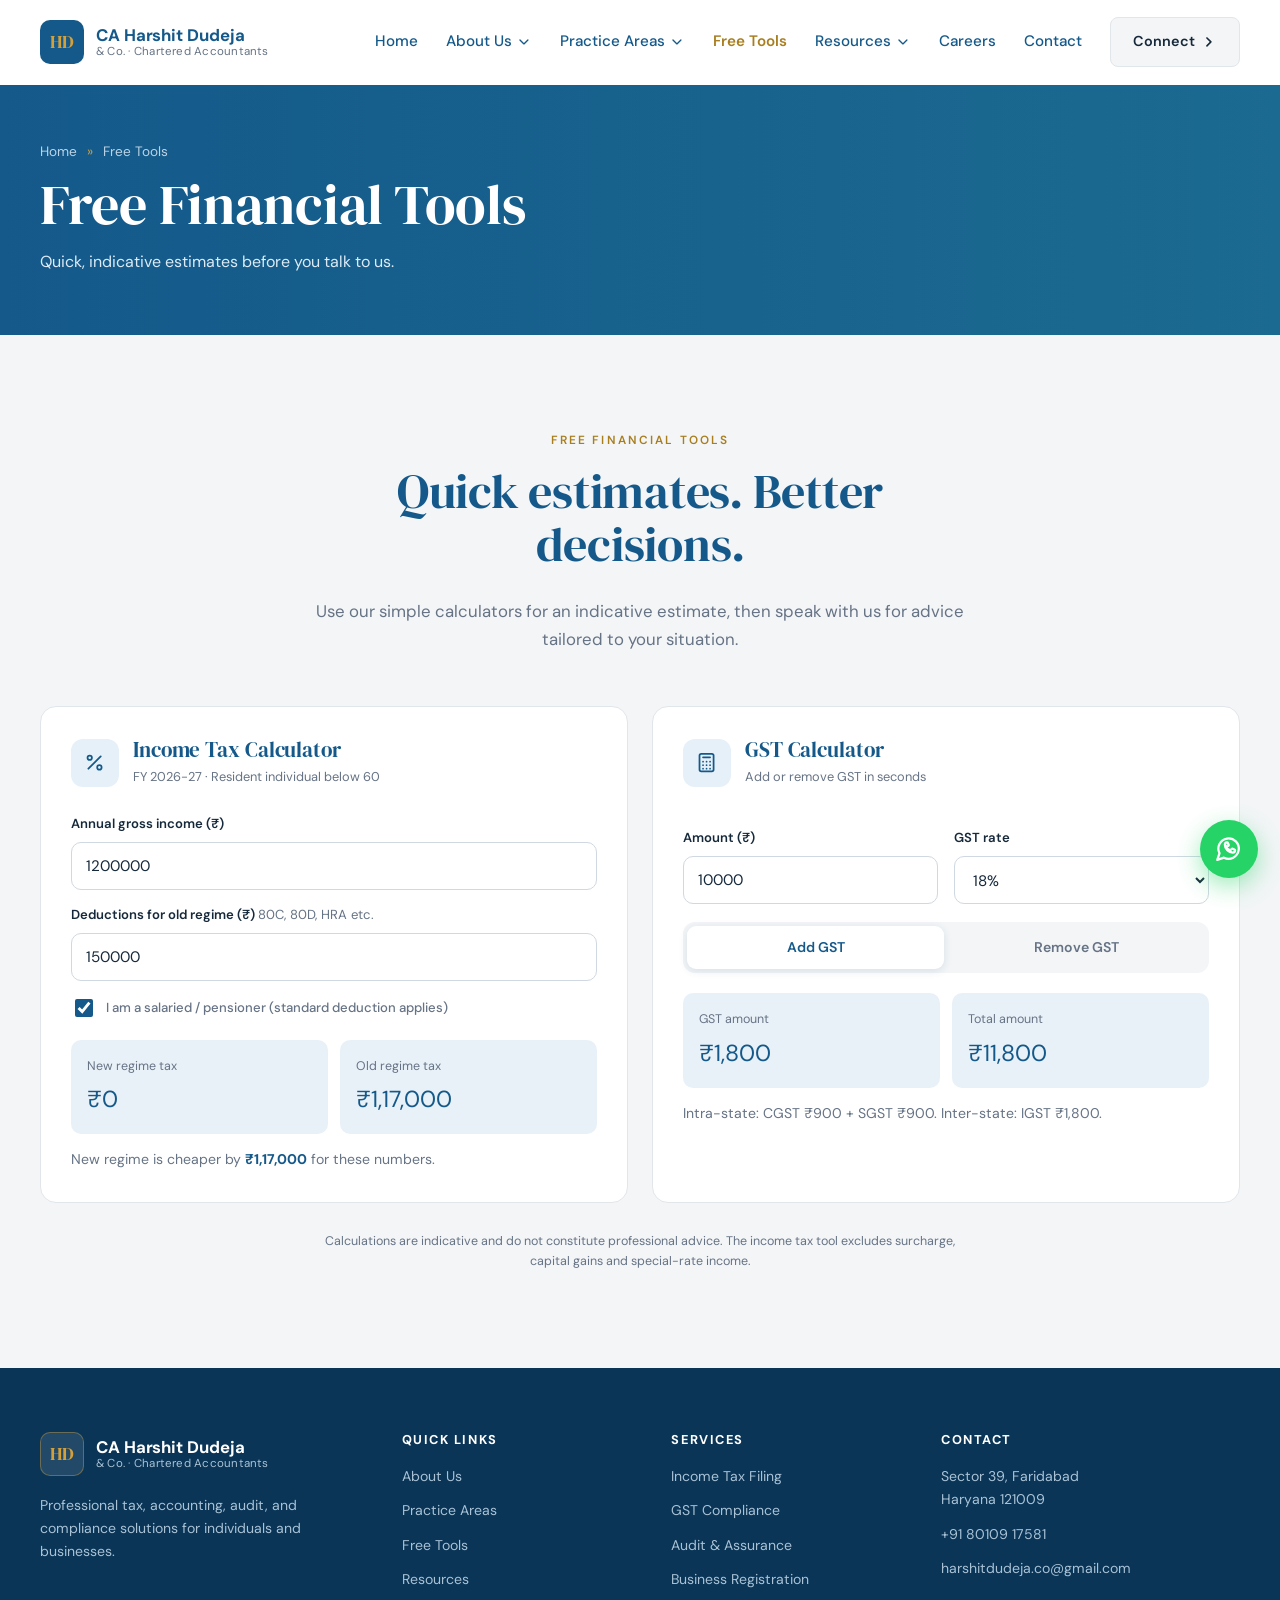
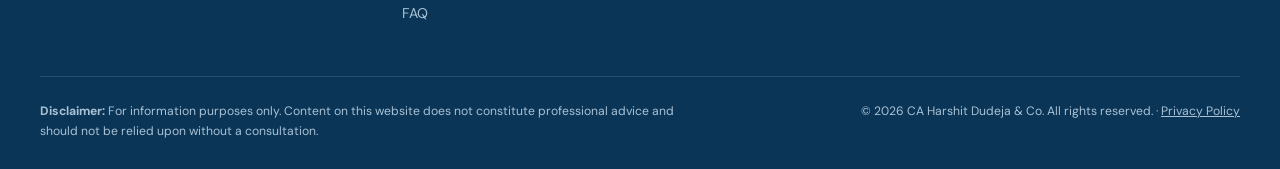
<file: tools.html>
<!DOCTYPE html>
<html lang="en">
<head>
  <meta charset="UTF-8">
  <meta name="viewport" content="width=device-width, initial-scale=1">
  <title>Free Tax &amp; GST Calculators | CA Harshit Dudeja &amp; Co.</title>
  <meta name="description" content="Free income tax calculator (old vs new regime) and GST calculator.">
  <meta name="theme-color" content="#14598A">
  <link rel="icon" href="data:image/svg+xml,%3Csvg xmlns='http://www.w3.org/2000/svg' viewBox='0 0 64 64'%3E%3Crect width='64' height='64' rx='14' fill='%2314598A'/%3E%3Ctext x='32' y='41' font-family='Arial' font-weight='700' font-size='26' text-anchor='middle' fill='%23D4A03A'%3EHD%3C/text%3E%3C/svg%3E">
  <link rel="preconnect" href="https://fonts.googleapis.com">
  <link rel="preconnect" href="https://fonts.gstatic.com" crossorigin>
  <link href="https://fonts.googleapis.com/css2?family=DM+Sans:wght@400;500;600;700&family=DM+Serif+Display&display=swap" rel="stylesheet">
  <link rel="stylesheet" href="style.css?v=4">
  <script type="application/ld+json">
  {
    "@context": "https://schema.org",
    "@type": "AccountingService",
    "name": "CA Harshit Dudeja & Co.",
    "telephone": "+918010917581",
    "email": "harshitdudeja.co@gmail.com",
    "address": {
      "@type": "PostalAddress",
      "streetAddress": "Sector 39",
      "addressLocality": "Faridabad",
      "addressRegion": "Haryana",
      "postalCode": "121009",
      "addressCountry": "IN"
    },
    "openingHours": "Mo-Sa 10:00-19:00"
  }
  </script>
</head>
<body>

<!-- Icon sprite -->
<svg width="0" height="0" style="position:absolute" aria-hidden="true">
  <defs>
    <symbol id="i-calc" viewBox="0 0 24 24" fill="none" stroke="currentColor" stroke-width="2" stroke-linecap="round" stroke-linejoin="round"><rect width="16" height="20" x="4" y="2" rx="2"/><path d="M8 6h8M8 11h.01M12 11h.01M16 11h.01M8 15h.01M12 15h.01M16 15h.01M8 19h.01M12 19h.01M16 19h.01"/></symbol>
    <symbol id="i-file" viewBox="0 0 24 24" fill="none" stroke="currentColor" stroke-width="2" stroke-linecap="round" stroke-linejoin="round"><path d="M14 2H6a2 2 0 0 0-2 2v16a2 2 0 0 0 2 2h12a2 2 0 0 0 2-2V8z"/><path d="M14 2v6h6M16 13H8M16 17H8M10 9H8"/></symbol>
    <symbol id="i-shield" viewBox="0 0 24 24" fill="none" stroke="currentColor" stroke-width="2" stroke-linecap="round" stroke-linejoin="round"><path d="M20 13c0 5-3.5 7.5-7.7 8.9a1 1 0 0 1-.6 0C7.5 20.5 4 18 4 13V6a1 1 0 0 1 1-1c2 0 4.5-1.2 6.2-2.7a1.2 1.2 0 0 1 1.6 0C14.5 3.8 17 5 19 5a1 1 0 0 1 1 1z"/><path d="m9 12 2 2 4-4"/></symbol>
    <symbol id="i-building" viewBox="0 0 24 24" fill="none" stroke="currentColor" stroke-width="2" stroke-linecap="round" stroke-linejoin="round"><rect width="16" height="20" x="4" y="2" rx="2"/><path d="M9 22v-4h6v4M8 6h.01M12 6h.01M16 6h.01M8 10h.01M12 10h.01M16 10h.01M8 14h.01M12 14h.01M16 14h.01"/></symbol>
    <symbol id="i-percent" viewBox="0 0 24 24" fill="none" stroke="currentColor" stroke-width="2" stroke-linecap="round" stroke-linejoin="round"><path d="M19 5 5 19"/><circle cx="6.5" cy="6.5" r="2.5"/><circle cx="17.5" cy="17.5" r="2.5"/></symbol>
    <symbol id="i-calendar" viewBox="0 0 24 24" fill="none" stroke="currentColor" stroke-width="2" stroke-linecap="round" stroke-linejoin="round"><path d="M8 2v4M16 2v4"/><rect width="18" height="18" x="3" y="4" rx="2"/><path d="M3 10h18"/></symbol>
    <symbol id="i-phone" viewBox="0 0 24 24" fill="none" stroke="currentColor" stroke-width="2" stroke-linecap="round" stroke-linejoin="round"><path d="M22 16.9v3a2 2 0 0 1-2.2 2 19.8 19.8 0 0 1-8.6-3.1 19.5 19.5 0 0 1-6-6A19.8 19.8 0 0 1 2.1 4.2 2 2 0 0 1 4.1 2h3a2 2 0 0 1 2 1.7c.1 1 .4 1.9.7 2.8a2 2 0 0 1-.5 2.1L8.1 9.9a16 16 0 0 0 6 6l1.3-1.3a2 2 0 0 1 2.1-.4c.9.3 1.8.6 2.8.7a2 2 0 0 1 1.7 2z"/></symbol>
    <symbol id="i-whatsapp" viewBox="0 0 24 24" fill="none" stroke="currentColor" stroke-width="2" stroke-linecap="round" stroke-linejoin="round"><path d="M7.9 20A9 9 0 1 0 4 16.1L2 22z"/><path d="M9.5 9.5c.5 2 2 3.5 4 4l1.2-1.2a.8.8 0 0 1 .9-.2l1.6.7a.8.8 0 0 1 .5.8c-.1 1-.9 1.9-2 1.9-3.6 0-7-3.4-7-7 0-1.1.9-1.9 1.9-2a.8.8 0 0 1 .8.5l.7 1.6a.8.8 0 0 1-.2.9z"/></symbol>
    <symbol id="i-check" viewBox="0 0 24 24" fill="none" stroke="currentColor" stroke-width="2.4" stroke-linecap="round" stroke-linejoin="round"><path d="M20 6 9 17l-5-5"/></symbol>
    <symbol id="i-arrow" viewBox="0 0 24 24" fill="none" stroke="currentColor" stroke-width="2.4" stroke-linecap="round" stroke-linejoin="round"><path d="m9 6 6 6-6 6"/></symbol>
    <symbol id="i-mail" viewBox="0 0 24 24" fill="none" stroke="currentColor" stroke-width="2" stroke-linecap="round" stroke-linejoin="round"><rect width="20" height="16" x="2" y="4" rx="2"/><path d="m22 7-8.97 5.7a1.94 1.94 0 0 1-2.06 0L2 7"/></symbol>
    <symbol id="i-clock" viewBox="0 0 24 24" fill="none" stroke="currentColor" stroke-width="2" stroke-linecap="round" stroke-linejoin="round"><circle cx="12" cy="12" r="10"/><path d="M12 6v6l4 2"/></symbol>
    <symbol id="i-menu" viewBox="0 0 24 24" fill="none" stroke="currentColor" stroke-width="2" stroke-linecap="round" stroke-linejoin="round"><path d="M4 6h16M4 12h16M4 18h16"/></symbol>
    <symbol id="i-x" viewBox="0 0 24 24" fill="none" stroke="currentColor" stroke-width="2" stroke-linecap="round" stroke-linejoin="round"><path d="M18 6 6 18M6 6l12 12"/></symbol>
    <symbol id="i-chevron" viewBox="0 0 24 24" fill="none" stroke="currentColor" stroke-width="2" stroke-linecap="round" stroke-linejoin="round"><path d="m6 9 6 6 6-6"/></symbol>
    <symbol id="i-up" viewBox="0 0 24 24" fill="none" stroke="currentColor" stroke-width="2.4" stroke-linecap="round" stroke-linejoin="round"><path d="m18 15-6-6-6 6"/></symbol>
  </defs>
</svg>

<a class="skip-link" href="#main">Skip to content</a>

<!-- ============ HEADER ============ -->
<header class="site-header" id="top">
  <div class="container header-inner">
    <a class="brand" href="index.html" aria-label="CA Harshit Dudeja &amp; Co. home">
      <span class="brand-mark">HD</span>
      <span class="brand-text"><strong>CA Harshit Dudeja</strong><small>&amp; Co. · Chartered Accountants</small></span>
    </a>

    <nav class="nav" id="nav" aria-label="Main navigation">
      <ul class="menu">
        <li><a href="index.html">Home</a></li>
        <li class="has-sub">
          <button class="sub-toggle" type="button" aria-expanded="false">About Us <svg class="i"><use href="#i-chevron"/></svg></button>
          <ul class="sub">
            <li><a href="index.html#about">About the firm</a></li>
            <li><a href="index.html#why">Why choose us</a></li>
            <li><a href="index.html#office">Office &amp; location</a></li>
            <li id="navGallery" hidden><a href="index.html#gallery">Gallery</a></li>
          </ul>
        </li>
        <li class="has-sub">
          <button class="sub-toggle" type="button" aria-expanded="false">Practice Areas <svg class="i"><use href="#i-chevron"/></svg></button>
          <ul class="sub">
            <li><a href="services.html#accounting">Accounting &amp; Bookkeeping</a></li>
            <li><a href="services.html#gst">GST Compliance</a></li>
            <li><a href="services.html#income-tax">Income Tax Filing</a></li>
            <li><a href="services.html#audit">Audit &amp; Assurance</a></li>
            <li><a href="services.html#company">Company / LLP Registration</a></li>
            <li><a href="services.html#tax-planning">Tax Planning &amp; Advisory</a></li>
            <li><a href="services.html#sectors">Who we help</a></li>
          </ul>
        </li>
        <li><a href="tools.html">Free Tools</a></li>
        <li class="has-sub">
          <button class="sub-toggle" type="button" aria-expanded="false">Resources <svg class="i"><use href="#i-chevron"/></svg></button>
          <ul class="sub">
            <li><a href="resources.html">Compliance calendar</a></li>
            <li><a href="resources.html#checklist">Document checklist</a></li>
            <li><a href="insights.html">Insights</a></li>
            <li><a href="resources.html#faq">FAQ</a></li>
          </ul>
        </li>
        <li><a href="careers.html">Careers</a></li>
        <li><a href="index.html#contact">Contact</a></li>
        <li class="menu-cta"><a class="btn-connect" href="index.html#contact">Connect <svg class="i"><use href="#i-arrow"/></svg></a></li>
      </ul>
    </nav>

    <button class="menu-toggle" id="menuToggle" aria-label="Open menu" aria-expanded="false" aria-controls="nav">
      <svg class="i"><use href="#i-menu"/></svg>
    </button>
  </div>
</header>

<main id="main">
<section class="page-hero"><div class="container">
  <p class="crumb"><a href="index.html">Home</a> <span>»</span> Free Tools</p>
  <h1>Free Financial Tools</h1><p>Quick, indicative estimates before you talk to us.</p>
</div></section>

<section class="section section-soft" id="tools">
  <div class="container">
    <div class="section-head">
      <p class="eyebrow">Free financial tools</p>
      <h2>Quick estimates. Better decisions.</h2>
      <p>Use our simple calculators for an indicative estimate, then speak with us for advice tailored to your situation.</p>
    </div>

    <div class="grid-2">
      <div class="card tool">
        <div class="tool-head">
          <span class="icon-box"><svg class="i"><use href="#i-percent"/></svg></span>
          <div><h3>Income Tax Calculator</h3><small>FY 2026-27 · Resident individual below 60</small></div>
        </div>

        <label for="taxIncome">Annual gross income (₹)</label>
        <input type="number" id="taxIncome" inputmode="numeric" min="0" value="1200000">

        <label for="taxDeductions">Deductions for old regime (₹) <span class="hint">80C, 80D, HRA etc.</span></label>
        <input type="number" id="taxDeductions" inputmode="numeric" min="0" value="150000">

        <label class="check"><input type="checkbox" id="taxSalaried" checked> I am a salaried / pensioner (standard deduction applies)</label>

        <div class="result-grid" aria-live="polite">
          <div class="result"><span>New regime tax</span><strong id="taxNew">₹0</strong></div>
          <div class="result"><span>Old regime tax</span><strong id="taxOld">₹0</strong></div>
        </div>
        <p class="verdict" id="taxVerdict"></p>
      </div>

      <div class="card tool">
        <div class="tool-head">
          <span class="icon-box"><svg class="i"><use href="#i-calc"/></svg></span>
          <div><h3>GST Calculator</h3><small>Add or remove GST in seconds</small></div>
        </div>

        <div class="row-2">
          <div>
            <label for="gstAmount">Amount (₹)</label>
            <input type="number" id="gstAmount" inputmode="decimal" min="0" value="10000">
          </div>
          <div>
            <label for="gstRate">GST rate</label>
            <select id="gstRate">
              <option value="5">5%</option>
              <option value="18" selected>18%</option>
              <option value="40">40%</option>
              <option value="0">0% (nil-rated)</option>
            </select>
          </div>
        </div>

        <div class="segmented" role="group" aria-label="GST mode">
          <button type="button" class="seg active" data-mode="add">Add GST</button>
          <button type="button" class="seg" data-mode="remove">Remove GST</button>
        </div>

        <div class="result-grid" aria-live="polite">
          <div class="result"><span>GST amount</span><strong id="gstValue">₹0</strong></div>
          <div class="result"><span id="gstTotalLabel">Total amount</span><strong id="gstTotal">₹0</strong></div>
        </div>
        <p class="verdict" id="gstSplit"></p>
      </div>
    </div>

    <p class="tool-note">Calculations are indicative and do not constitute professional advice. The income tax tool excludes surcharge, capital gains and special-rate income.</p>
  </div>
</section>

</main>

<!-- ============ FOOTER ============ -->
<footer class="site-footer">
  <div class="container footer-grid">
    <div>
      <a class="brand brand-light" href="#top">
        <span class="brand-mark">HD</span>
        <span class="brand-text"><strong>CA Harshit Dudeja</strong><small>&amp; Co. · Chartered Accountants</small></span>
      </a>
      <p class="footer-about">Professional tax, accounting, audit, and compliance solutions for individuals and businesses.</p>
    </div>
    <div>
      <h4>Quick Links</h4>
      <a href="index.html#about">About Us</a>
      <a href="services.html">Practice Areas</a>
      <a href="tools.html">Free Tools</a>
      <a href="resources.html">Resources</a>
      <a href="resources.html#faq">FAQ</a>
    </div>
    <div>
      <h4>Services</h4>
      <a href="services.html">Income Tax Filing</a>
      <a href="services.html">GST Compliance</a>
      <a href="services.html">Audit &amp; Assurance</a>
      <a href="services.html">Business Registration</a>
    </div>
    <div>
      <h4>Contact</h4>
      <span>Sector 39, Faridabad<br>Haryana 121009</span>
      <a href="tel:+918010917581">+91 80109 17581</a>
      <a href="mailto:harshitdudeja.co@gmail.com">harshitdudeja.co@gmail.com</a>
    </div>
  </div>
  <div class="container footer-bottom">
    <p><strong>Disclaimer:</strong> For information purposes only. Content on this website does not constitute professional advice and should not be relied upon without a consultation.</p>
    <p>© <span id="year">2026</span> CA Harshit Dudeja &amp; Co. All rights reserved. · <a class="text-btn" href="privacy.html">Privacy Policy</a></p>
  </div>
</footer>

<!-- Floating buttons -->
<a class="wa-float" id="waFloat" href="https://wa.me/918010917581" data-wa="Hello CA Harshit Dudeja & Co., I need some help." target="_blank" rel="noopener" aria-label="Chat with us on WhatsApp">
  <svg class="i"><use href="#i-whatsapp"/></svg>
  <span class="wa-tip">Chat with us</span>
</a>
<button class="to-top" id="toTop" aria-label="Back to top" hidden><svg class="i"><use href="#i-up"/></svg></button>

<!-- Mobile sticky bar -->
<div class="mobile-bar">
  <a class="btn btn-outline" href="tel:+918010917581"><svg class="i"><use href="#i-phone"/></svg> Call</a>
  <a class="btn btn-wa" href="https://wa.me/918010917581" data-wa="Hello CA Harshit Dudeja & Co., I need some help." target="_blank" rel="noopener"><svg class="i"><use href="#i-whatsapp"/></svg> WhatsApp</a>
</div>

<!-- Article / policy modal -->
<dialog class="modal" id="modal" aria-labelledby="modalTitle">
  <div class="modal-inner">
    <button class="modal-close" id="modalClose" aria-label="Close"><svg class="i"><use href="#i-x"/></svg></button>
    <h3 id="modalTitle"></h3>
    <div id="modalBody"></div>
    <a class="btn btn-wa" id="modalWa" href="https://wa.me/918010917581" target="_blank" rel="noopener"><svg class="i"><use href="#i-whatsapp"/></svg> Ask us about this</a>
  </div>
</dialog>

<script src="script.js?v=4"></script>
</body>
</html>
</file>
<file: style.css>
/* =========================================================
   CA Harshit Dudeja & Co. — style.css
   Corporate blue + gold, rounded panels, dropdown navigation
   ========================================================= */

:root {
  --font-display: 'DM Serif Display', Georgia, 'Times New Roman', serif;
  --font-body: 'DM Sans', system-ui, -apple-system, 'Segoe UI', Roboto, sans-serif;
  --blue: #14598A;
  --blue-dark: #0E4670;
  --blue-deep: #0A3556;
  --gold: #D4A03A;
  --gold-dark: #A97E1F;
  --gold-soft: #FBF3DF;
  --green: #5E9E3E;
  --green-light: #9BD17A;
  --wa: #25D366;
  --ink: #16293B;
  --text: #4B5563;
  --muted: #667385;
  --line: #E1E6EB;
  --grey: #E9ECEF;
  --soft: #F3F5F7;
  --bg: #FFFFFF;
  --radius: 16px;
  --radius-sm: 10px;
  --shadow: 0 10px 30px rgba(14, 70, 112, .1);
  --header-h: 84px;
}

*, *::before, *::after { box-sizing: border-box; }
html { scroll-padding-top: calc(var(--header-h) + 8px); -webkit-text-size-adjust: 100%; }
body {
  margin: 0;
  font-family: var(--font-body);
  color: var(--text);
  background: var(--bg);
  line-height: 1.65;
  font-size: 16px;
}
img, svg, iframe { max-width: 100%; }
h1, h2, h3, h4 { font-family: var(--font-display); font-weight: 400; line-height: 1.2; margin: 0 0 .55em; color: var(--blue); letter-spacing: -.01em; }
h2 { font-size: clamp(1.8rem, 3.6vw, 2.7rem); }
h3 { font-size: 1.2rem; }
p { margin: 0 0 1em; }
a { color: inherit; }
button { font: inherit; cursor: pointer; }
ul, ol { margin: 0; padding: 0; list-style: none; }

.container { width: min(1200px, 100% - 40px); margin-inline: auto; }
.i { width: 1.1em; height: 1.1em; flex: none; vertical-align: -.18em; }
.gold { color: var(--gold); }
.muted { color: var(--muted); }
.center { text-align: center; }

:focus-visible { outline: 3px solid var(--gold); outline-offset: 2px; border-radius: 6px; }
.skip-link { position: absolute; left: -999px; top: 8px; background: var(--blue); color: #fff; padding: 10px 16px; border-radius: 8px; z-index: 300; }
.skip-link:focus { left: 8px; }

.eyebrow { font-size: .8rem; font-weight: 600; letter-spacing: .1em; text-transform: uppercase; color: var(--muted); margin-bottom: 14px; }
.eyebrow::before { content: "»"; color: var(--blue); font-weight: 700; margin-right: 8px; font-size: 1.1em; }

/* ---------- Buttons ---------- */
.btn {
  display: inline-flex; align-items: center; justify-content: center; gap: 8px;
  padding: 14px 24px; border-radius: 8px; border: 1.5px solid transparent;
  font-weight: 600; font-size: .95rem; text-decoration: none; line-height: 1.2;
  transition: transform .15s ease, background .2s ease, color .2s ease, box-shadow .2s ease, border-color .2s ease;
}
.btn:hover { transform: translateY(-2px); }
.btn.block { width: 100%; }
.btn-white { background: #fff; color: var(--blue); }
.btn-white:hover { box-shadow: 0 8px 22px rgba(0, 0, 0, .22); }
.btn-blue { background: var(--blue); color: #fff; }
.btn-blue:hover { background: var(--blue-dark); box-shadow: 0 8px 22px rgba(20, 89, 138, .35); }
.btn-wa { background: var(--wa); color: #06361A; }
.btn-wa:hover { background: #2FE06F; box-shadow: 0 8px 20px rgba(37, 211, 102, .35); }
.btn-outline { background: #fff; color: var(--blue); border-color: var(--blue); }
.btn-outline:hover { background: var(--blue); color: #fff; }

.link-blue { display: inline-flex; align-items: center; gap: 6px; color: var(--blue); font-weight: 600; font-size: .92rem; text-decoration: none; background: none; border: 0; padding: 0; }
.link-blue:hover { color: var(--gold-dark); }
.link-blue .i { transition: transform .2s ease; }
.link-blue:hover .i { transform: translateX(4px); }
.text-btn { background: none; border: 0; padding: 0; color: inherit; text-decoration: underline; font-size: inherit; }

/* ---------- Header + dropdown nav ---------- */
.site-header { position: sticky; top: 0; z-index: 100; background: #fff; border-bottom: 1px solid transparent; transition: box-shadow .2s ease, border-color .2s ease; }
.site-header.scrolled { box-shadow: 0 6px 24px rgba(14, 70, 112, .1); border-color: var(--line); }
.header-inner { display: flex; align-items: center; justify-content: space-between; height: var(--header-h); gap: 20px; }

.brand { display: inline-flex; align-items: center; gap: 12px; text-decoration: none; }
.brand-mark { display: grid; place-items: center; width: 44px; height: 44px; border-radius: 10px; background: var(--blue); color: var(--gold); font-family: var(--font-body); font-weight: 700; font-size: 1rem; }
.brand-text { display: flex; flex-direction: column; line-height: 1.2; }
.brand-text strong { font-family: var(--font-body); font-weight: 700; font-size: 1.05rem; color: var(--blue); }
.brand-text small { font-size: .72rem; color: var(--muted); letter-spacing: .02em; }
.brand-light .brand-text strong { color: #fff; }
.brand-light .brand-text small { color: #A9C2D6; }
.brand-light .brand-mark { background: rgba(255, 255, 255, .1); border: 1px solid rgba(212, 160, 58, .4); }

.menu { display: flex; align-items: center; gap: 4px; }
.menu > li { position: relative; }
.menu > li > a, .sub-toggle {
  display: inline-flex; align-items: center; gap: 4px; padding: 10px 12px;
  color: var(--blue); font-weight: 500; font-size: .95rem; text-decoration: none;
  background: none; border: 0; border-radius: 8px;
}
.menu > li > a:hover, .sub-toggle:hover { color: var(--gold-dark); }
.sub-toggle .i { font-size: .95em; transition: transform .2s ease; }

.sub {
  display: none; position: absolute; top: 100%; left: 0; min-width: 250px; z-index: 20;
  background: #fff; border: 1px solid var(--line); border-radius: 12px; padding: 8px;
  box-shadow: 0 20px 40px rgba(14, 70, 112, .16);
}
.sub a { display: block; padding: 10px 14px; border-radius: 8px; color: var(--ink); font-size: .9rem; text-decoration: none; }
.sub a:hover { background: var(--soft); color: var(--blue); }
@media (hover: hover) and (min-width: 821px) {
  .has-sub:hover > .sub { display: block; }
  .has-sub:hover > .sub-toggle .i { transform: rotate(180deg); }
}
.has-sub.open > .sub { display: block; }
.has-sub.open > .sub-toggle .i { transform: rotate(180deg); }

.menu .btn-connect { display: inline-flex; align-items: center; gap: 6px; margin-left: 12px; padding: 12px 22px; border-radius: 8px; background: var(--soft); border: 1px solid var(--line); color: var(--ink); font-weight: 600; font-size: .9rem; text-decoration: none; transition: background .2s, color .2s; }
.menu .btn-connect:hover { background: var(--blue); color: #fff; }

.menu-toggle { display: none; width: 44px; height: 44px; border-radius: 10px; border: 1px solid var(--line); background: #fff; color: var(--blue); font-size: 1.3rem; align-items: center; justify-content: center; }

/* ---------- Hero ---------- */
.hero { position: relative; min-height: 560px; display: flex; align-items: center; overflow: hidden; color: #fff; }
.hero-bg {
  position: absolute; inset: 0;
  background:
    radial-gradient(circle at 78% 78%, rgba(212, 160, 58, .55), transparent 42%),
    linear-gradient(180deg, #2F5C7C 0%, #12395A 100%);
}
.skyline { position: absolute; right: 0; bottom: 0; width: 70%; height: 100%; }
.hero-photo { position: absolute; inset: 0; background: url("images/hero.jpg") center / cover no-repeat; }  /* optional: add images/hero.jpg */
.hero-overlay { position: absolute; inset: 0; background: linear-gradient(90deg, var(--blue) 0%, var(--blue) 34%, rgba(20, 89, 138, .86) 50%, rgba(20, 89, 138, .25) 82%, rgba(20, 89, 138, .1) 100%); }
.hero-inner { position: relative; z-index: 1; padding: 72px 0 96px; }
.hero-copy { max-width: 720px; }
.hero h1 { font-size: clamp(1.8rem, 3.7vw, 2.9rem); text-transform: uppercase; color: #fff; line-height: 1.22; margin-bottom: 22px; letter-spacing: .01em; }
.lead { color: #E3EEF7; font-size: 1.05rem; max-width: 540px; margin-bottom: 30px; }
.hero-actions { display: flex; flex-wrap: wrap; gap: 14px; }

.hero-tab { position: absolute; right: clamp(16px, 8vw, 120px); bottom: 0; z-index: 2; background: var(--gold); color: var(--blue-deep); padding: 18px 30px 16px; border-radius: 18px 18px 0 0; text-align: center; line-height: 1.1; }
.hero-tab small { display: block; font-size: .7rem; font-weight: 700; letter-spacing: .1em; text-transform: uppercase; margin-bottom: 4px; }
.hero-tab strong { font-family: var(--font-display); font-size: 1.9rem; }

/* ---------- Sections ---------- */
.section { padding: 96px 0; }
.section.tight { padding: 40px 0 0; }
.section-soft { background: var(--soft); }
.section-head { max-width: 700px; margin: 0 auto 52px; text-align: center; }
.section-head p:last-child { color: var(--muted); font-size: 1.05rem; margin-bottom: 0; }
.section-head.on-dark h2 { color: #fff; }
.section-head.on-dark .eyebrow { color: var(--green-light); }
.section-head.on-dark .eyebrow::before { color: var(--green-light); }
.section-head.on-dark p:last-child { color: #CFE0EE; }

.grid-3 { display: grid; grid-template-columns: repeat(3, 1fr); gap: 24px; }
.grid-2 { display: grid; grid-template-columns: repeat(2, 1fr); gap: 24px; }

.card { background: #fff; border: 1px solid var(--line); border-radius: var(--radius); }
.icon-box { display: grid; place-items: center; width: 48px; height: 48px; flex: none; border-radius: 12px; background: #E6F0F8; color: var(--blue); font-size: 1.2rem; }

/* About */
.about-grid { display: grid; grid-template-columns: .95fr 1.05fr; gap: 64px; align-items: center; }
.about-visual { display: grid; grid-template-columns: 1fr 1fr; grid-template-rows: 1fr 1fr; gap: 16px; height: 520px; }
.tile { border-radius: 14px; overflow: hidden; position: relative; }
.tile-photo { grid-row: 1 / 3; background: linear-gradient(160deg, var(--blue), var(--blue-deep)); }
.tile-photo img { position: absolute; inset: 0; width: 100%; height: 100%; object-fit: cover; }
.monogram { position: absolute; inset: 0; display: flex; flex-direction: column; align-items: center; justify-content: center; gap: 12px; color: #fff; }
.monogram span { display: grid; place-items: center; width: 92px; height: 92px; border-radius: 50%; border: 1px solid rgba(212, 160, 58, .6); background: rgba(255, 255, 255, .06); color: var(--gold); font-family: var(--font-body); font-weight: 700; font-size: 1.9rem; }
.monogram small { font-size: .85rem; color: #CFE0EE; }
.tile-art { display: grid; place-items: center; color: var(--gold); font-size: 3rem; }
.tile-art::before, .tile-art::after { content: ""; position: absolute; border-radius: 50%; border: 1px solid rgba(255, 255, 255, .14); }
.tile-art::before { width: 150px; height: 150px; }
.tile-art::after { width: 90px; height: 90px; }
.tile-art .i { position: relative; z-index: 1; width: 1em; height: 1em; }
.tile-a { background: #0E4670; }
.tile-b { background: #1B6A91; }

.about-copy h2 { margin-bottom: 18px; }
.about-copy p { max-width: 54ch; }
.about-copy .btn { margin-top: 12px; }

/* Facts strip */
.facts { display: grid; grid-template-columns: repeat(4, 1fr); gap: 28px; background: var(--grey); border-radius: 24px; padding: 44px 40px; }
.fact strong { display: block; font-family: var(--font-body); font-size: clamp(2.2rem, 4vw, 3.4rem); font-weight: 500; color: var(--blue); line-height: 1.1; margin-bottom: 10px; }
.fact span { display: block; font-size: .95rem; color: var(--text); line-height: 1.55; }

/* Blue panels (services, contact) */
.band { padding: 28px 16px 0; }
.panel-blue { max-width: 1380px; margin: 0 auto; background: var(--blue); border-radius: 28px; padding: 88px 0; color: #fff; }
#services { padding-top: 40px; }

.service { padding: 28px; display: flex; flex-direction: column; gap: 6px; transition: transform .2s ease, box-shadow .2s ease; border: 0; }
.service:hover { transform: translateY(-4px); box-shadow: 0 16px 36px rgba(0, 0, 0, .22); }
.service .icon-box { margin-bottom: 14px; }
.service h3 { margin-bottom: 8px; }
.service p { color: var(--muted); font-size: .94rem; flex: 1; margin-bottom: 20px; }

/* Why */
.why-grid { display: grid; grid-template-columns: 1.1fr .9fr; gap: 56px; align-items: center; }
.why-grid h2 { margin-bottom: 18px; }
.why-list { display: grid; grid-template-columns: repeat(2, 1fr); gap: 26px 28px; margin-top: 36px; }
.why-item { display: flex; gap: 14px; }
.tick { display: grid; place-items: center; width: 32px; height: 32px; flex: none; border-radius: 50%; background: #E6F0F8; color: var(--blue); font-size: .9rem; }
.why-item h3 { font-size: 1rem; margin-bottom: 4px; }
.why-item p { margin: 0; color: var(--muted); font-size: .88rem; }

.steps-card { background: var(--blue); color: #fff; border-radius: 24px; padding: 38px; box-shadow: var(--shadow); }
.steps-card .eyebrow { color: var(--green-light); }
.steps-card .eyebrow::before { color: var(--green-light); }
.steps-card h3 { font-size: 1.55rem; color: #fff; margin-bottom: 30px; }
.steps li { display: flex; gap: 18px; position: relative; padding-bottom: 26px; }
.steps li:last-child { padding-bottom: 0; }
.steps li:not(:last-child)::before { content: ""; position: absolute; left: 21px; top: 46px; bottom: 2px; width: 1px; background: rgba(255, 255, 255, .25); }
.step-num { display: grid; place-items: center; width: 44px; height: 44px; flex: none; border-radius: 50%; border: 1px solid rgba(212, 160, 58, .6); background: rgba(212, 160, 58, .12); color: var(--gold); font-weight: 600; font-size: .9rem; }
.steps strong { display: block; font-size: .98rem; }
.steps small { color: #BCD3E5; font-size: .84rem; }

/* Tools */
.tool { padding: 30px; }
.tool-head { display: flex; align-items: center; gap: 14px; margin-bottom: 24px; }
.tool-head h3 { margin: 0; }
.tool-head small { color: var(--muted); font-size: .8rem; }
label { display: block; font-size: .82rem; font-weight: 600; color: var(--ink); margin: 14px 0 7px; }
.hint { font-weight: 400; color: var(--muted); }
input[type="text"], input[type="tel"], input[type="email"], input[type="number"], select, textarea {
  width: 100%; padding: 13px 14px; font: inherit; font-size: .95rem; color: var(--ink);
  background: #fff; border: 1px solid #D0D8E1; border-radius: var(--radius-sm);
  transition: border-color .2s ease, box-shadow .2s ease;
}
input::placeholder, textarea::placeholder { color: #94A1B3; }
input:focus, select:focus, textarea:focus { outline: none; border-color: var(--blue); box-shadow: 0 0 0 3px rgba(20, 89, 138, .18); }
input:not([type="checkbox"]), select { height: 48px; }
textarea { resize: vertical; min-height: 110px; }
.check { display: flex; align-items: flex-start; gap: 10px; font-weight: 500; color: var(--muted); margin-top: 16px; cursor: pointer; }
.check input { width: 18px; height: 18px; margin-top: 2px; accent-color: var(--blue); flex: none; }
.row-2 { display: grid; grid-template-columns: 1fr 1fr; gap: 16px; }

.result-grid { display: grid; grid-template-columns: 1fr 1fr; gap: 12px; margin-top: 20px; }
.result { background: #E9F1F8; border-radius: var(--radius-sm); padding: 16px; }
.result span { display: block; font-size: .78rem; color: var(--muted); margin-bottom: 4px; }
.result strong { font-family: var(--font-body); font-size: 1.45rem; font-weight: 600; color: var(--blue); }
.verdict { margin: 14px 0 0; font-size: .88rem; color: var(--muted); min-height: 1.4em; }
.verdict b { color: var(--blue); }
.tool-note { text-align: center; color: var(--muted); font-size: .78rem; margin: 28px auto 0; max-width: 640px; }

.segmented { display: grid; grid-template-columns: 1fr 1fr; gap: 4px; background: var(--soft); padding: 4px; border-radius: 12px; margin-top: 18px; }
.seg { border: 0; background: transparent; padding: 10px; border-radius: 9px; font-weight: 600; font-size: .88rem; color: var(--muted); transition: background .2s, color .2s; }
.seg.active { background: #fff; color: var(--blue); box-shadow: 0 2px 8px rgba(14, 70, 112, .12); }

/* Calendar + checklist */
.panel { padding: 30px; display: flex; flex-direction: column; }
.panel-head { display: flex; justify-content: space-between; align-items: flex-start; margin-bottom: 20px; }
.panel-head h3 { font-size: 1.5rem; margin: 0; }
.panel-head .eyebrow { margin-bottom: 6px; font-size: .7rem; }

.deadlines { margin-bottom: 20px; }
.deadlines li { display: flex; align-items: center; gap: 16px; padding: 14px 0; border-bottom: 1px solid var(--line); }
.date-box { width: 52px; flex: none; text-align: center; background: var(--soft); border-radius: 10px; padding: 7px 0; line-height: 1.1; }
.date-box b { display: block; font-family: var(--font-body); font-size: 1.15rem; color: var(--blue); }
.date-box span { font-size: .66rem; font-weight: 700; color: var(--gold-dark); letter-spacing: .06em; text-transform: uppercase; }
.deadline-text { flex: 1; min-width: 0; }
.deadline-text strong { display: block; font-size: .95rem; font-weight: 600; color: var(--ink); }
.deadline-text small { color: var(--muted); font-size: .8rem; }
.wa-mini { display: grid; place-items: center; width: 38px; height: 38px; border-radius: 50%; background: #E6F8EE; color: #128C46; text-decoration: none; flex: none; transition: background .2s; }
.wa-mini:hover { background: #CDF1DC; }
.fine { color: var(--muted); font-size: .76rem; margin: 14px 0 0; }
.fine-top { color: var(--muted); font-size: .78rem; margin: -6px 0 6px; }

.tabs { display: grid; grid-template-columns: 1fr 1fr 1.6fr; gap: 4px; background: var(--soft); padding: 4px; border-radius: 12px; margin-bottom: 22px; }
.tab { border: 0; background: transparent; padding: 11px 8px; border-radius: 9px; font-weight: 600; font-size: .82rem; color: var(--muted); }
.tab.active { background: #fff; color: var(--blue); box-shadow: 0 2px 8px rgba(14, 70, 112, .12); }
.doc-list { display: grid; gap: 14px; margin-bottom: 22px; flex: 1; align-content: start; }
.doc-list[hidden] { display: none; }
.doc-list li { display: flex; align-items: flex-start; gap: 12px; font-size: .92rem; color: var(--text); }
.doc-list .i { color: var(--blue); background: #E6F0F8; border-radius: 50%; padding: 5px; width: 26px; height: 26px; margin-top: -2px; }

/* Articles */
.article { overflow: hidden; display: flex; flex-direction: column; transition: transform .2s ease, box-shadow .2s ease; }
.article:hover { transform: translateY(-4px); box-shadow: var(--shadow); }
.article-art { position: relative; height: 150px; display: grid; place-items: center; color: var(--gold); font-size: 2.4rem; overflow: hidden; }
.article-art::before, .article-art::after { content: ""; position: absolute; border-radius: 50%; border: 1px solid rgba(255, 255, 255, .14); }
.article-art::before { width: 160px; height: 160px; }
.article-art::after { width: 96px; height: 96px; }
.article-art .i { position: relative; z-index: 1; width: 1em; height: 1em; }
.art-a { background: #0E4670; }
.art-b { background: #165C80; }
.art-c { background: #1B6A91; }
.tag { position: absolute; top: 14px; left: 14px; z-index: 2; background: rgba(255, 255, 255, .16); color: #fff; font-size: .66rem; font-weight: 700; letter-spacing: .06em; text-transform: uppercase; padding: 5px 11px; border-radius: 999px; }
.article-body { padding: 24px; display: flex; flex-direction: column; flex: 1; }
.meta { color: var(--gold-dark); font-size: .72rem; font-weight: 700; letter-spacing: .08em; text-transform: uppercase; margin-bottom: 10px; }
.article-body h3 { font-size: 1.1rem; margin-bottom: 10px; }
.article-body p { color: var(--muted); font-size: .9rem; flex: 1; margin-bottom: 18px; }
.article-body .link-blue { align-self: flex-start; }

/* FAQ */
.faq-grid { display: grid; grid-template-columns: .85fr 1.15fr; gap: 64px; align-items: start; }
.faq-grid h2 { margin-bottom: 18px; }
.faq-grid .muted { margin-bottom: 26px; }
.faq { border-top: 1px solid var(--line); }
.faq details { border-bottom: 1px solid var(--line); }
.faq summary { display: flex; align-items: center; justify-content: space-between; gap: 16px; padding: 20px 0; font-family: var(--font-body); font-weight: 600; font-size: .98rem; color: var(--ink); cursor: pointer; list-style: none; }
.faq summary::-webkit-details-marker { display: none; }
.faq summary .i { transition: transform .2s ease; color: var(--blue); }
.faq details[open] summary .i { transform: rotate(180deg); }
.faq details p { color: var(--muted); font-size: .93rem; padding-bottom: 20px; margin: 0; max-width: 62ch; }

/* Contact / query */
.contact-grid { display: grid; grid-template-columns: .9fr 1.1fr; gap: 64px; align-items: center; }
.contact-copy .eyebrow { color: var(--green-light); }
.contact-copy .eyebrow::before { color: var(--green-light); }
.contact-copy h2 { color: #fff; font-size: clamp(2.1rem, 4.4vw, 3.3rem); }
.contact-copy p { color: #CFE0EE; max-width: 440px; margin-bottom: 28px; }
.check-list { display: grid; gap: 12px; }
.check-list li { display: flex; align-items: center; gap: 12px; font-size: .95rem; color: #E3EEF7; }
.check-list .i { color: var(--gold); }
.query-form { background: #fff; color: var(--text); border-radius: 22px; padding: 34px; box-shadow: 0 30px 60px rgba(0, 0, 0, .25); }
.query-form h3 { font-size: 1.5rem; margin-bottom: 14px; }
.field { display: flex; flex-direction: column; }
.field label { margin-top: 12px; }
.field.invalid input, .field.invalid select, .field.invalid textarea { border-color: #D64545; }
.error { color: #C03030; font-size: .76rem; min-height: 1.1em; margin-top: 4px; }
.query-form .btn { margin-top: 12px; }
.query-form .btn[disabled] { opacity: .7; cursor: wait; transform: none; }
.hp { position: absolute; left: -9999px; opacity: 0; pointer-events: none; }
.form-status { margin: 14px 0 0; font-size: .92rem; font-weight: 500; border-radius: 10px; }
.form-status.ok { background: #E8F7EE; color: #176B3A; padding: 12px 14px; }
.form-status.err { background: #FDECEC; color: #A32626; padding: 12px 14px; }
.query-form .fine { margin-top: 14px; text-align: center; }

/* WhatsApp banner */
.wa-banner { display: flex; align-items: center; gap: 20px; padding: 24px 28px; border-radius: var(--radius); border: 1px solid #BFEBD0; background: linear-gradient(90deg, #EAFAF1, #F6FFFA); }
.wa-icon { display: grid; place-items: center; width: 48px; height: 48px; flex: none; border-radius: 12px; background: #D3F4E0; color: #128C46; font-size: 1.4rem; }
.wa-text { flex: 1; }
.wa-text h3 { margin: 0 0 2px; font-size: 1.15rem; }
.wa-text p { margin: 0; color: var(--muted); font-size: .88rem; }
.wa-actions { display: flex; gap: 12px; flex-wrap: wrap; }

/* Office */
.office-grid { display: grid; grid-template-columns: .9fr 1.1fr; gap: 56px; align-items: center; }
.contact-list { display: grid; gap: 20px; margin-top: 30px; }
.contact-list li { display: flex; gap: 16px; align-items: center; }
.contact-list strong { display: block; font-size: .92rem; color: var(--ink); }
.contact-list span:not(.icon-box), .contact-list a { color: var(--muted); font-size: .9rem; text-decoration: none; word-break: break-word; }
.contact-list a:hover { color: var(--blue); text-decoration: underline; }
.map-card { position: relative; border-radius: 20px; overflow: hidden; border: 1px solid var(--line); background: #E8EBEF; min-height: 380px; box-shadow: var(--shadow); }
.map-card iframe { display: block; width: 100%; height: 380px; border: 0; }
.map-info { position: absolute; left: 16px; right: 16px; bottom: 16px; display: flex; justify-content: space-between; align-items: center; gap: 12px; background: #fff; border-radius: 12px; padding: 14px 18px; box-shadow: 0 8px 24px rgba(0, 0, 0, .15); }
.map-info strong { display: block; font-size: .92rem; color: var(--ink); }
.map-info small { color: var(--muted); font-size: .8rem; }

/* Footer */
.site-footer { background: var(--blue-deep); color: #A9C2D6; padding: 64px 0 28px; }
.footer-grid { display: grid; grid-template-columns: 1.4fr 1fr 1fr 1.3fr; gap: 40px; padding-bottom: 40px; border-bottom: 1px solid rgba(255, 255, 255, .12); }
.footer-grid h4 { color: #fff; font-size: .95rem; font-weight: 600; margin-bottom: 18px; }
.footer-grid a:not(.brand), .footer-grid > div > span { display: block; color: #A9C2D6; font-size: .88rem; text-decoration: none; margin-bottom: 11px; }
.footer-grid a:not(.brand):hover { color: var(--gold); }
.footer-grid .brand { display: inline-flex; }
.footer-about { margin: 18px 0 0; font-size: .88rem; max-width: 300px; }
.footer-bottom { display: flex; justify-content: space-between; gap: 28px; padding-top: 24px; font-size: .76rem; }
.footer-bottom p { margin: 0; }
.footer-bottom p:first-child { max-width: 640px; }

/* Floating UI */
.wa-float { position: fixed; right: 22px; bottom: 22px; z-index: 90; display: grid; place-items: center; width: 58px; height: 58px; border-radius: 50%; background: var(--wa); color: #fff; font-size: 1.7rem; text-decoration: none; box-shadow: 0 8px 24px rgba(37, 211, 102, .45); animation: pulse 2.6s infinite; }
.wa-float .i { width: 1em; height: 1em; }
.wa-tip { position: absolute; right: 70px; background: var(--blue-deep); color: #fff; font-size: .78rem; font-weight: 500; padding: 7px 12px; border-radius: 8px; white-space: nowrap; opacity: 0; transform: translateX(6px); pointer-events: none; transition: opacity .2s, transform .2s; }
.wa-float:hover .wa-tip, .wa-float:focus-visible .wa-tip { opacity: 1; transform: none; }
@keyframes pulse { 0% { box-shadow: 0 8px 24px rgba(37,211,102,.45), 0 0 0 0 rgba(37,211,102,.5); } 70% { box-shadow: 0 8px 24px rgba(37,211,102,.45), 0 0 0 16px rgba(37,211,102,0); } 100% { box-shadow: 0 8px 24px rgba(37,211,102,.45), 0 0 0 0 rgba(37,211,102,0); } }

.to-top { position: fixed; right: 30px; bottom: 96px; z-index: 89; width: 44px; height: 44px; border-radius: 50%; border: 0; background: var(--green); color: #fff; display: grid; place-items: center; box-shadow: 0 6px 18px rgba(0, 0, 0, .2); font-size: 1.2rem; }
.to-top[hidden] { display: none; }
.mobile-bar { display: none; }

/* Modal */
.modal { border: 0; padding: 0; border-radius: 20px; width: min(640px, calc(100% - 32px)); max-height: 86vh; box-shadow: 0 30px 80px rgba(0, 0, 0, .35); color: var(--text); }
.modal::backdrop { background: rgba(7, 30, 52, .65); }
.modal-inner { padding: 34px; position: relative; overflow-y: auto; max-height: 86vh; }
.modal-inner h3 { font-size: 1.45rem; padding-right: 40px; margin-bottom: 16px; }
.modal-inner p, .modal-inner li { color: var(--text); font-size: .95rem; }
.modal-inner ul { list-style: disc; padding-left: 20px; display: grid; gap: 8px; margin-bottom: 18px; }
.modal-inner h4 { font-size: 1rem; margin: 18px 0 8px; }
.modal-inner .btn { margin-top: 10px; }
.modal-close { position: absolute; top: 18px; right: 18px; width: 38px; height: 38px; border-radius: 50%; border: 1px solid var(--line); background: #fff; display: grid; place-items: center; color: var(--blue); }

/* ---------- Responsive ---------- */
@media (max-width: 1100px) {
  .menu > li > a, .sub-toggle { padding: 10px 8px; font-size: .9rem; }
  .menu .btn-connect { margin-left: 4px; padding: 11px 16px; }
}

@media (max-width: 1024px) {
  .about-grid, .why-grid, .contact-grid, .office-grid, .faq-grid { grid-template-columns: 1fr; gap: 40px; }
  .about-visual { height: 420px; }
  .grid-3 { grid-template-columns: repeat(2, 1fr); }
  .facts { grid-template-columns: repeat(2, 1fr); padding: 36px 28px; }
  .footer-grid { grid-template-columns: 1fr 1fr; }
}

@media (max-width: 820px) {
  :root { --header-h: 72px; }
  .menu-toggle { display: inline-flex; }
  .nav {
    position: absolute; top: var(--header-h); left: 0; right: 0; display: none;
    background: #fff; padding: 8px 20px 22px; border-bottom: 1px solid var(--line);
    box-shadow: 0 20px 30px rgba(14, 70, 112, .12);
    max-height: calc(100vh - var(--header-h)); overflow-y: auto;
  }
  .nav.open { display: block; }
  .menu { flex-direction: column; align-items: stretch; gap: 0; }
  .menu > li { border-bottom: 1px solid var(--line); }
  .menu > li > a, .sub-toggle { width: 100%; justify-content: space-between; padding: 15px 4px; font-size: 1rem; border-radius: 0; }
  .sub { position: static; display: none; box-shadow: none; border: 0; padding: 0 0 10px 12px; min-width: 0; }
  .menu-cta { border-bottom: 0 !important; }
  .menu .btn-connect { margin: 16px 0 0; width: 100%; justify-content: center; }
  .grid-2 { grid-template-columns: 1fr; }
  .wa-banner { flex-direction: column; align-items: flex-start; }
  .wa-actions { width: 100%; }
  .wa-actions .btn { flex: 1; }
  .footer-bottom { flex-direction: column; gap: 12px; }
  .hero-overlay { background: linear-gradient(90deg, var(--blue) 0%, rgba(20, 89, 138, .93) 60%, rgba(20, 89, 138, .7) 100%); }
}

@media (max-width: 640px) {
  body { padding-bottom: 72px; }
  .container { width: min(1200px, 100% - 32px); }
  .section { padding: 64px 0; }
  .section-head { margin-bottom: 36px; }
  .hero { min-height: 0; }
  .hero-inner { padding: 52px 0 96px; }
  .hero-actions .btn { width: 100%; }
  .hero-tab { right: 16px; padding: 12px 20px 11px; }
  .hero-tab strong { font-size: 1.4rem; }
  .grid-3, .why-list { grid-template-columns: 1fr; }
  .row-2 { grid-template-columns: 1fr; gap: 0; }
  .about-visual { height: 340px; gap: 10px; }
  .facts { grid-template-columns: 1fr; gap: 24px; border-radius: 20px; }
  .band { padding: 20px 10px 0; }
  .panel-blue { border-radius: 22px; padding: 56px 0; }
  .tool, .panel, .query-form, .steps-card { padding: 24px 20px; }
  .tabs { grid-template-columns: 1fr 1fr; }
  .tab:last-child { grid-column: 1 / -1; }
  .footer-grid { grid-template-columns: 1fr; gap: 28px; }
  .map-card, .map-card iframe { min-height: 320px; height: 320px; }
  .map-info { flex-direction: column; align-items: flex-start; }
  .modal-inner { padding: 26px 20px; }

  /* Floating WhatsApp is replaced by the sticky bottom bar on phones */
  .wa-float { display: none; }
  .to-top { right: 16px; bottom: 84px; }
  .mobile-bar {
    display: grid; grid-template-columns: 1fr 1fr; gap: 10px;
    position: fixed; left: 0; right: 0; bottom: 0; z-index: 95;
    padding: 10px 14px calc(10px + env(safe-area-inset-bottom, 0px));
    background: rgba(255, 255, 255, .97); border-top: 1px solid var(--line);
    box-shadow: 0 -8px 24px rgba(14, 70, 112, .12);
  }
  .mobile-bar .btn { padding: 13px 10px; }
}

@media (prefers-reduced-motion: reduce) {
  *, *::before, *::after { animation: none !important; transition: none !important; }
}

/* ---------- Added features: sectors, service details, careers, gallery ---------- */
.sector { padding: 28px; display: flex; flex-direction: column; gap: 6px; transition: transform .2s ease, box-shadow .2s ease; }
.sector:hover { transform: translateY(-4px); box-shadow: var(--shadow); }
.sector .icon-box { margin-bottom: 14px; }
.sector p { color: var(--muted); font-size: .93rem; flex: 1; margin-bottom: 18px; }
.service .link-blue + .link-blue, .service .details-btn { margin-top: 8px; }
.details-btn { color: var(--muted) !important; font-weight: 500 !important; }
.careers-box { max-width: 820px; }
.careers-box h2 { margin-bottom: 14px; }
.chips { display: flex; flex-wrap: wrap; gap: 10px; margin: 22px 0 26px; }
.chips span { background: #fff; border: 1px solid var(--line); color: var(--blue); font-weight: 600; font-size: .85rem; padding: 8px 16px; border-radius: 999px; }
.gallery { display: grid; grid-template-columns: repeat(auto-fill, minmax(260px, 1fr)); gap: 16px; }
.gallery figure { margin: 0; border-radius: 14px; overflow: hidden; background: var(--soft); border: 1px solid var(--line); }
.gallery img { display: block; width: 100%; aspect-ratio: 4 / 3; object-fit: cover; }
.gallery figcaption { padding: 10px 14px; font-size: .85rem; color: var(--muted); }
#gallery[hidden], #navGallery[hidden] { display: none; }

/* ---------- Multi-page additions ---------- */
.page-hero { background: linear-gradient(90deg, var(--blue), #1B6A91); color: #fff; padding: 56px 0 60px; }
.page-hero h1 { color: #fff; font-size: clamp(2rem, 4vw, 3rem); margin: 8px 0 10px; }
.page-hero p { color: #DCEBF6; margin: 0; max-width: 60ch; }
.page-hero .crumb { font-size: .85rem; color: #BCD3E5; margin: 0; }
.page-hero .crumb a { text-decoration: none; }
.page-hero .crumb a:hover { color: #fff; text-decoration: underline; }
.page-hero .crumb span { margin: 0 6px; color: var(--gold); }
.menu a[aria-current="page"], .sub-toggle.current { color: var(--gold-dark); font-weight: 600; }
#services .grid-3 { grid-template-columns: repeat(2, 1fr); }
.svc-detail { margin: 6px 0 14px; }
.svc-detail h4 { font-size: .8rem; text-transform: uppercase; letter-spacing: .08em; color: var(--gold-dark); margin: 14px 0 6px; }
.svc-detail ul { list-style: disc; padding-left: 20px; display: grid; gap: 4px; }
.svc-detail li, .svc-detail p { font-size: .9rem; color: var(--text); margin: 0; }
.svc-detail small { color: var(--muted); display: block; margin-top: 10px; }
.explore { text-decoration: none; color: inherit; }
.explore .link-blue { margin-top: auto; }
.long-article { padding: 34px; margin-bottom: 24px; }
.long-article h2 { font-size: 1.7rem; }
.long-article ul { list-style: disc; padding-left: 20px; display: grid; gap: 8px; margin-bottom: 18px; }
.long-article h4 { font-size: 1rem; margin: 18px 0 8px; }
.check-list.dark li { color: var(--text); }
.check-list.dark .i { color: var(--blue); }
@media (max-width: 640px) { #services .grid-3 { grid-template-columns: 1fr; } .long-article { padding: 24px 20px; } }


/* ---------- Typography refresh: DM Serif Display + DM Sans ---------- */
h1, h2, h3, h4 { font-weight: 400; letter-spacing: -.005em; }
h2 { font-size: clamp(2rem, 3.8vw, 3rem); line-height: 1.12; }
h3 { font-size: 1.3rem; line-height: 1.25; }
.hero h1 { text-transform: none; font-size: clamp(2.6rem, 5.4vw, 4.2rem); line-height: 1.05; letter-spacing: -.012em; margin-bottom: 26px; }
.hero-copy { max-width: 760px; }
.page-hero h1 { font-size: clamp(2.3rem, 4.6vw, 3.5rem); }
.eyebrow { font-family: var(--font-body); font-size: .74rem; font-weight: 600; letter-spacing: .18em; color: var(--gold-dark); }
.eyebrow::before { content: none; }
.section-head.on-dark .eyebrow, .contact-copy .eyebrow, .steps-card .eyebrow { color: #E3B44F; }
.brand-text strong { font-family: var(--font-body); font-weight: 700; letter-spacing: -.005em; }
.brand-mark { font-family: var(--font-display); font-weight: 400; font-size: 1.15rem; }
.svc-detail h4, .footer-grid h4, .modal-inner h4, .long-article h4 { font-family: var(--font-body); font-weight: 700; }
.footer-grid h4 { font-size: .8rem; letter-spacing: .12em; text-transform: uppercase; }
.modal-inner h4, .long-article h4 { font-size: 1rem; }
.fact strong { font-weight: 400; }
.result strong, .date-box b { font-weight: 400; }
.faq summary { font-family: var(--font-body); font-weight: 600; font-size: 1rem; }
.hero-tab strong { font-weight: 400; }
.btn, .btn-connect { font-family: var(--font-body); letter-spacing: .005em; }
</file>
